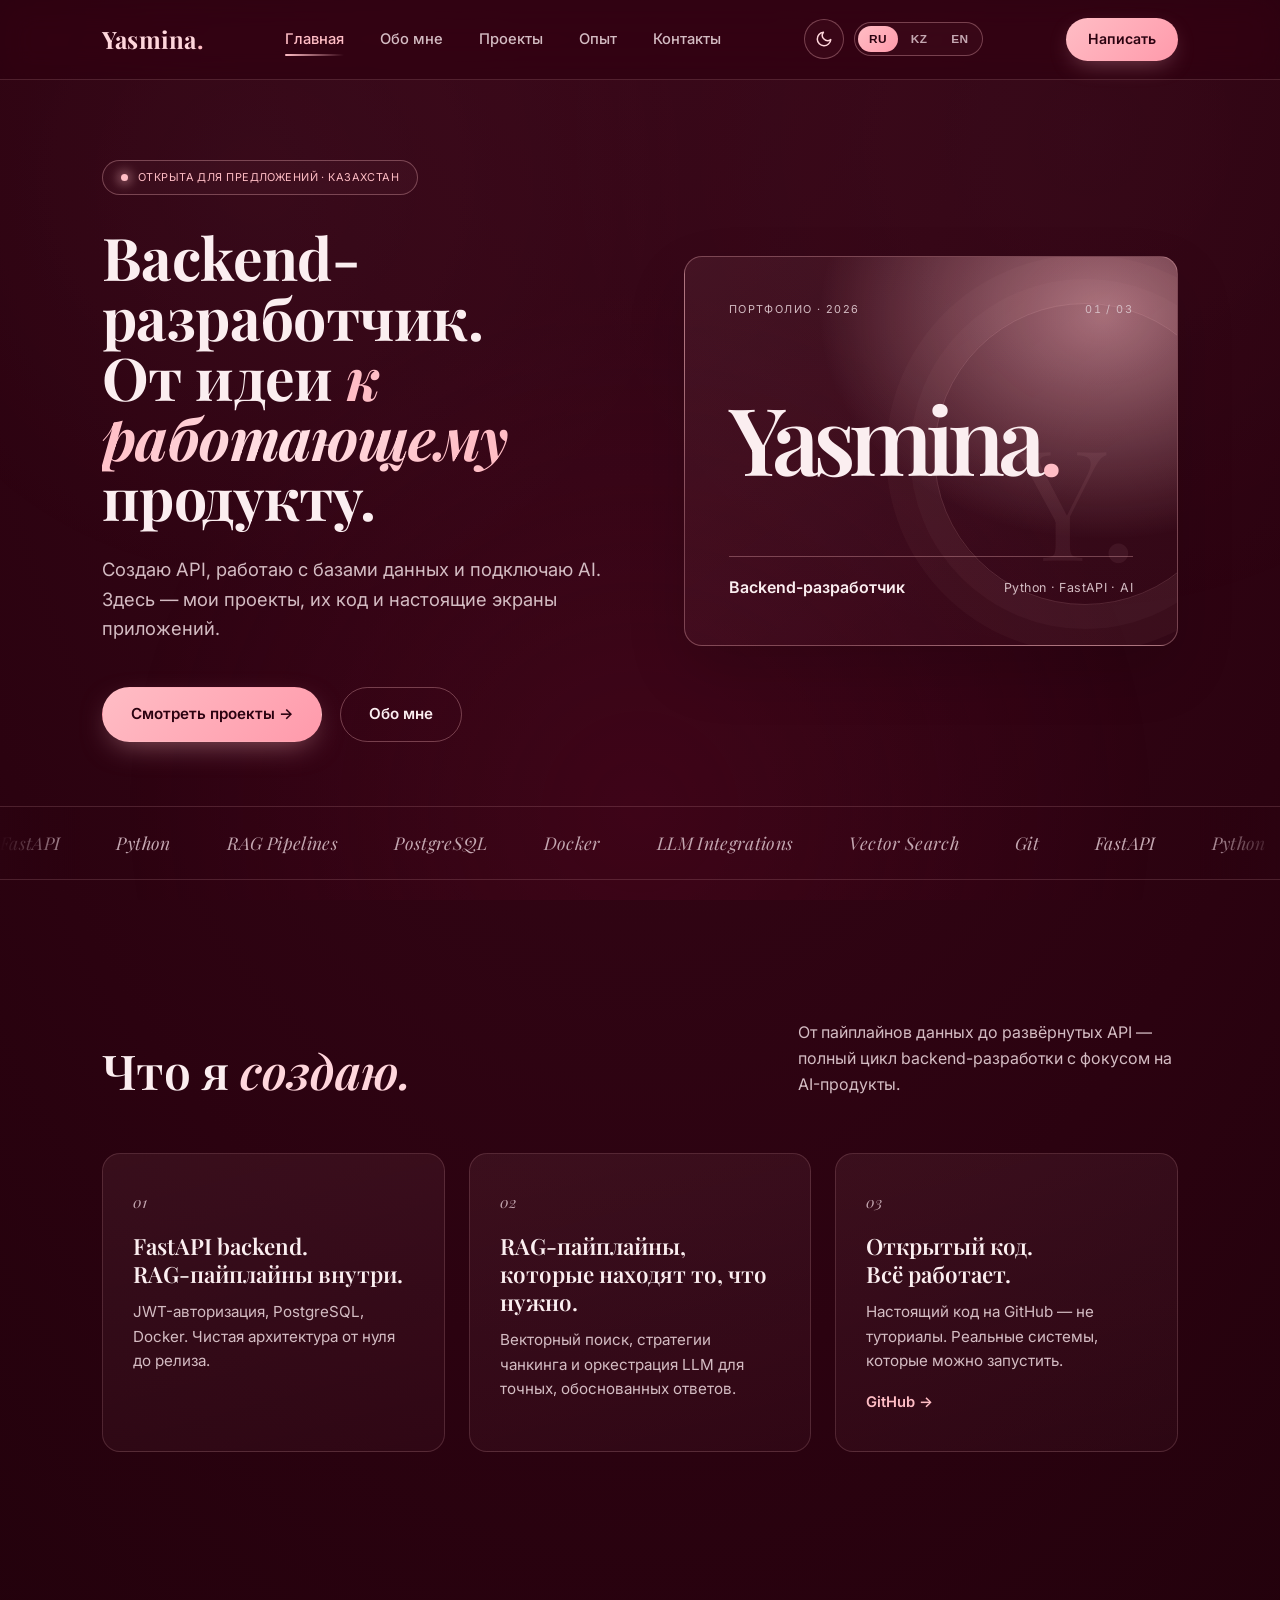
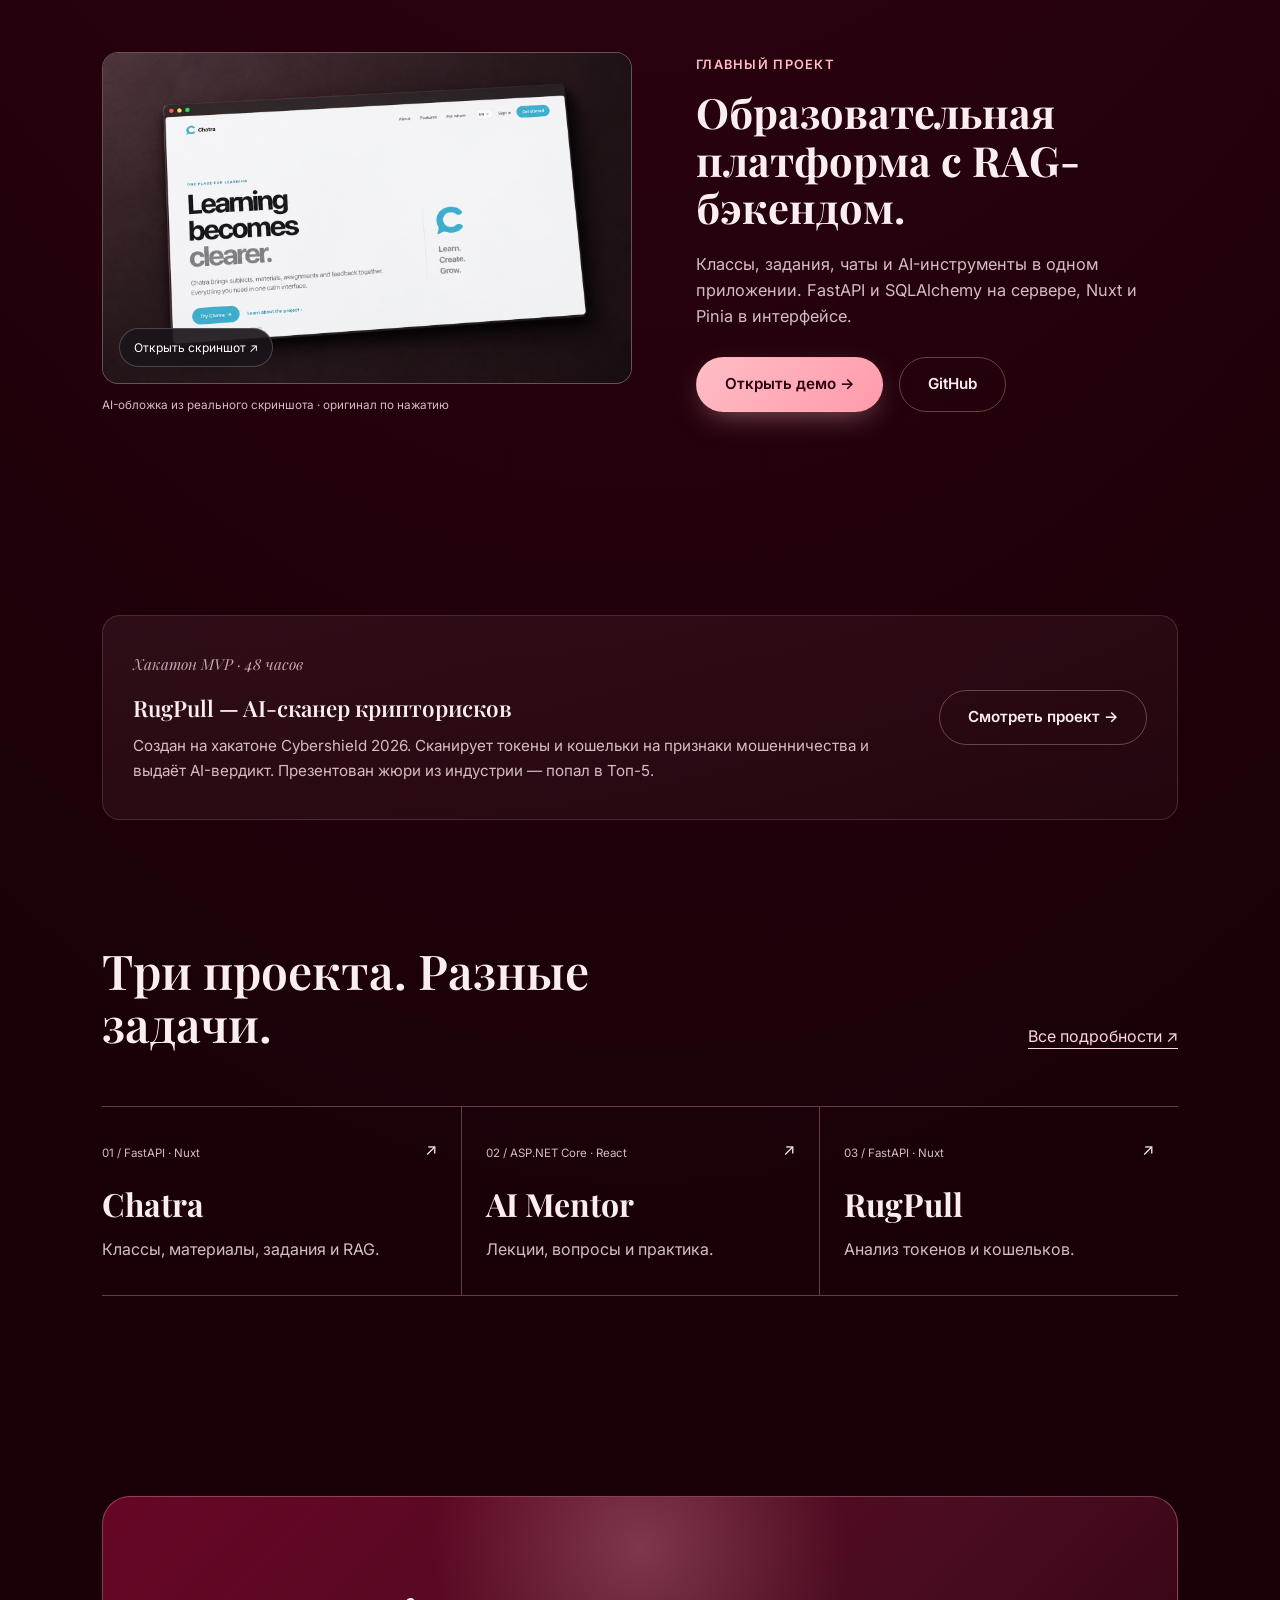
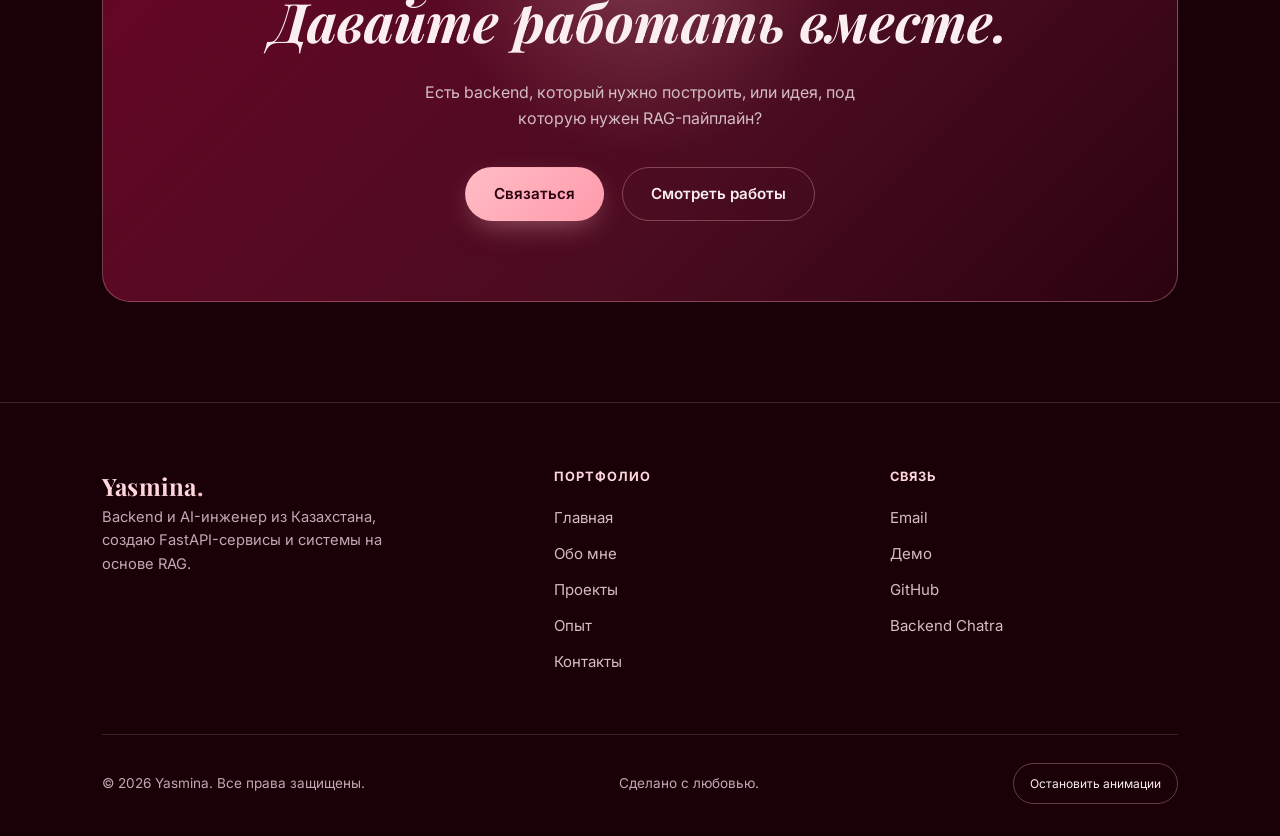
<file: index.html>
<!doctype html>
<html lang="ru">
<head>
<meta charset="UTF-8">
<meta name="viewport" content="width=device-width, initial-scale=1.0">
<title>Yasmina — Backend Developer</title>
<meta name="description" content="Backend developer. Python, FastAPI, ASP.NET Core and AI integrations. Chatra, AI Mentor and RugPull: source code and real project screenshots.">
<link rel="stylesheet" href="styles.css">
<link rel="stylesheet" href="enhancements.css">
</head>
<body>
<a class="skip-link" href="#main-content" data-i18n="skip_content">К содержимому</a>

<nav class="navbar">
  <div class="nav-inner">
    <a href="index.html" class="logo">Yasmina<span>.</span></a>
    <ul class="nav-links" id="primary-navigation">
      <li><a href="index.html" class="active" data-i18n="nav_home">Home</a></li>
      <li><a href="about.html" data-i18n="nav_about">About</a></li>
      <li><a href="projects.html" data-i18n="nav_projects">Projects</a></li>
      <li><a href="experience.html" data-i18n="nav_experience">Experience</a></li>
      <li><a href="contact.html" data-i18n="nav_contact">Contact</a></li>
    </ul>
    <div class="nav-controls">
      <button class="theme-toggle" aria-label="Toggle theme" title="Toggle theme">
        <svg class="icon-moon" viewBox="0 0 24 24" fill="none" stroke="currentColor" stroke-width="2" stroke-linecap="round" stroke-linejoin="round"><path d="M21 12.79A9 9 0 1 1 11.21 3 7 7 0 0 0 21 12.79z"/></svg>
        <svg class="icon-sun" viewBox="0 0 24 24" fill="none" stroke="currentColor" stroke-width="2" stroke-linecap="round" stroke-linejoin="round"><circle cx="12" cy="12" r="5"/><path d="M12 1v2M12 21v2M4.22 4.22l1.42 1.42M18.36 18.36l1.42 1.42M1 12h2M21 12h2M4.22 19.78l1.42-1.42M18.36 5.64l1.42-1.42"/></svg>
      </button>
      <div class="lang-switcher">
        <button class="lang-btn" data-lang="ru">RU</button>
        <button class="lang-btn" data-lang="kz">KZ</button>
        <button class="lang-btn" data-lang="en">EN</button>
      </div>
    </div>
    <a href="contact.html" class="nav-cta" data-i18n="nav_cta">Say hello</a>
    <button class="nav-toggle" aria-label="Menu" aria-expanded="false" aria-controls="primary-navigation"><span></span><span></span><span></span></button>
  </div>
</nav>

<main id="main-content"><header class="hero">
  <div class="container hero-grid"><div class="hero-copy">
    <div class="eyebrow"><span class="dot"></span> <span data-i18n="hero_badge">Available for opportunities · Kazakhstan</span></div>
    <h1><span data-i18n="hero_title_1">Backend &amp; AI engineer</span><br><span data-i18n="hero_title_2">building</span> <span class="accent" data-i18n="hero_title_3">intelligent</span> <span data-i18n="hero_title_4">systems.</span></h1>
    <p class="lede" data-i18n="hero_lede">I design and ship production-ready backends — FastAPI APIs, RAG pipelines, and the infrastructure that holds them together.</p>
    <div class="hero-actions">
      <a href="projects.html" class="btn btn-primary" data-i18n="hero_btn_projects">View Projects →</a>
      <a href="about.html" class="btn btn-ghost" data-i18n="hero_btn_about">About Me</a>
    </div>
  </div><aside class="hero-namecard reveal" data-i18n-attr="aria-label:hero_namecard_aria" aria-label="Ясмина — backend-разработчик из Казахстана">
    <div class="hero-namecard-top"><span data-i18n="hero_namecard_label">ПОРТФОЛИО · 2026</span><span aria-hidden="true">01 / 03</span></div>
    <div class="hero-namecard-name" aria-label="Yasmina"><span>Yasmina</span><i aria-hidden="true">.</i></div>
    <div class="hero-namecard-bottom"><span data-i18n="hero_namecard_role">Backend-разработчик</span><span data-i18n="hero_namecard_stack">Python · FastAPI · AI</span></div>
    <span class="hero-namecard-mark" aria-hidden="true">Y.</span>
  </aside></div>

  <div class="marquee">
    <div class="marquee-track">
      <span>FastAPI</span><span>Python</span><span>RAG Pipelines</span><span>PostgreSQL</span><span>Docker</span><span>LLM Integrations</span><span>Vector Search</span><span>Git</span>
      <span>FastAPI</span><span>Python</span><span>RAG Pipelines</span><span>PostgreSQL</span><span>Docker</span><span>LLM Integrations</span><span>Vector Search</span><span>Git</span>
    </div>
  </div>
</header>

<section>
  <div class="container">
    <div class="section-head">
      <h2><span data-i18n="build_title_1">What I</span> <em data-i18n="build_title_2">build.</em></h2>
      <p data-i18n="build_lede">From data pipelines to deployed APIs — end-to-end backend engineering with a focus on AI-driven products.</p>
    </div>
    <div class="grid-cards">
      <div class="card">
        <span class="num">01</span>
        <h3 data-i18n="card1_title">FastAPI backends.<br>Production ready.</h3>
        <p data-i18n="card1_text">JWT auth, PostgreSQL, Docker. Clean architecture from zero to deployed.</p>
      </div>
      <div class="card">
        <span class="num">02</span>
        <h3 data-i18n="card2_title">RAG pipelines that retrieve what matters.</h3>
        <p data-i18n="card2_text">Vector search, chunking strategies, and LLM orchestration for grounded, accurate answers.</p>
      </div>
      <div class="card">
        <span class="num">03</span>
        <h3 data-i18n="card3_title">Open source.<br>Everything ships.</h3>
        <p data-i18n="card3_text">Real code on GitHub — not tutorials. Actual systems people can run.</p>
        <a href="https://github.com/yasmina777-kz" data-i18n="card3_link" style="display:inline-block;margin-top:18px;color:var(--pink);font-weight:600;font-size:0.92rem;">GitHub →</a>
      </div>
    </div>
  </div>
</section>

<section>
  <div class="container">
    <div class="feature">
      <figure class="project-media reveal">
  <a class="project-cover" href="assets/chatra-screen.jpg" data-preview data-preview-title="Chatra">
    <img src="assets/chatra-cover.jpg" alt="Chatra — обложка на основе настоящего скриншота" data-i18n-attr="alt:chatra_alt" loading="lazy" width="1586" height="992">
    <span class="image-action" data-i18n="view_screen">Открыть скриншот ↗</span>
  </a>
  <figcaption data-i18n="cover_note">AI-обложка из реального скриншота · оригинал по нажатию</figcaption>
 </figure>
      <div class="feature-text">
        <span class="section-tag" data-i18n="featured_tag">Featured</span>
        <h2 data-i18n="featured_title">An educational platform with a retrieval-augmented backend.</h2>
        <p data-i18n="featured_text">Chatra's FastAPI backend powers class management, assignments, and progress tracking — with a RAG pipeline in progress to make course content searchable and queryable.</p>
        <div class="feature-links">
          <a href="https://chatra.aican.cloud/" class="btn btn-primary" data-i18n="featured_btn_demo" target="_blank" rel="noopener">Live Demo →</a>
          <a href="https://github.com/yasmina777-kz/chatra-with-avatar-B" class="btn btn-ghost" data-i18n="featured_btn_github">GitHub</a>
        </div>
      </div>
    </div>
  </div>
</section>

<section>
  <div class="container">
    <div class="card span-2" style="display:flex; gap: 32px; align-items: center; flex-wrap: wrap;">
      <div style="flex: 1; min-width: 240px;">
        <span class="num" data-i18n="rugpull_teaser_tag">Hackathon MVP · 48 hours</span>
        <h3 data-i18n="rugpull_teaser_title">RugPull — AI crypto risk scanner</h3>
        <p data-i18n="rugpull_teaser_text">Built at Cybershield 2026. Scans tokens and wallets for fraud signals and returns an AI verdict. Pitched to industry judges — Top 5 placement.</p>
      </div>
      <a href="projects.html" class="btn btn-ghost" data-i18n="rugpull_teaser_btn" style="flex-shrink: 0;">See the project →</a>
    </div>
  </div>
</section>

<section class="project-directory"><div class="container"><div class="section-head"><h2 data-i18n="all_projects">Три проекта. Разные задачи.</h2><a href="projects.html" class="text-link" data-i18n="project_details">Все подробности ↗</a></div><div class="project-mini-grid">
<a class="project-mini reveal" href="projects.html#chatra"><span>01 / FastAPI · Nuxt</span><h3>Chatra</h3><p data-i18n="mini_chatra">Классы, материалы, задания и RAG.</p><b aria-hidden="true">↗</b></a>
<a class="project-mini reveal" href="projects.html#ai-mentor"><span>02 / ASP.NET Core · React</span><h3>AI Mentor</h3><p data-i18n="mini_mentor">Лекции, вопросы и практика.</p><b aria-hidden="true">↗</b></a>
<a class="project-mini reveal" href="projects.html#rugpull"><span>03 / FastAPI · Nuxt</span><h3>RugPull</h3><p data-i18n="mini_rugpull">Анализ токенов и кошельков.</p><b aria-hidden="true">↗</b></a>
</div></div></section>

<section>
  <div class="container">
    <div class="cta-band">
      <h2 data-i18n="cta_title">Let's work together.</h2>
      <p data-i18n="cta_text">Have a backend that needs building, or an idea that needs a RAG pipeline behind it?</p>
      <div class="hero-actions">
        <a href="contact.html" class="btn btn-primary" data-i18n="cta_btn_contact">Get in touch</a>
        <a href="projects.html" class="btn btn-ghost" data-i18n="cta_btn_work">See my work</a>
      </div>
    </div>
  </div>
</section>

</main>
<footer>
  <div class="container">
    <div class="footer-grid">
      <div class="footer-brand">
        <a href="index.html" class="logo">Yasmina<span>.</span></a>
        <p data-i18n="footer_tagline">Backend & AI engineer based in Kazakhstan, building FastAPI services and RAG-powered systems.</p>
      </div>
      <div class="footer-col">
        <h4 data-i18n="footer_portfolio">Portfolio</h4>
        <a href="index.html" data-i18n="nav_home">Home</a>
        <a href="about.html" data-i18n="nav_about">About</a>
        <a href="projects.html" data-i18n="nav_projects">Projects</a>
        <a href="experience.html" data-i18n="nav_experience">Experience</a>
        <a href="contact.html" data-i18n="nav_contact">Contact</a>
      </div>
      <div class="footer-col">
        <h4 data-i18n="footer_connect">Connect</h4>
        <a href="mailto:yasmin.yuldasheva@icloud.com" data-i18n="footer_email_link">Email</a>
        <a href="https://chatra.aican.cloud/" target="_blank" rel="noopener" data-i18n="footer_demo_link">Live Demo</a>
        <a href="https://github.com/yasmina777-kz">GitHub</a>
        <a href="https://github.com/yasmina777-kz/chatra-with-avatar-B" data-i18n="footer_chatra_link">Chatra Backend</a>
      </div>
    </div>
    <div class="footer-bottom">
      <span data-i18n="footer_copyright">Copyright © 2026 Yasmina. All rights reserved.</span>
      <span data-i18n="footer_built">Built with care.</span>
    </div>
  </div>
</footer>

<script src="i18n.js"></script>
<script src="project-content.js"></script>
<script src="script.js"></script>
<script src="interactions.js"></script>
</body>
</html>
</file>
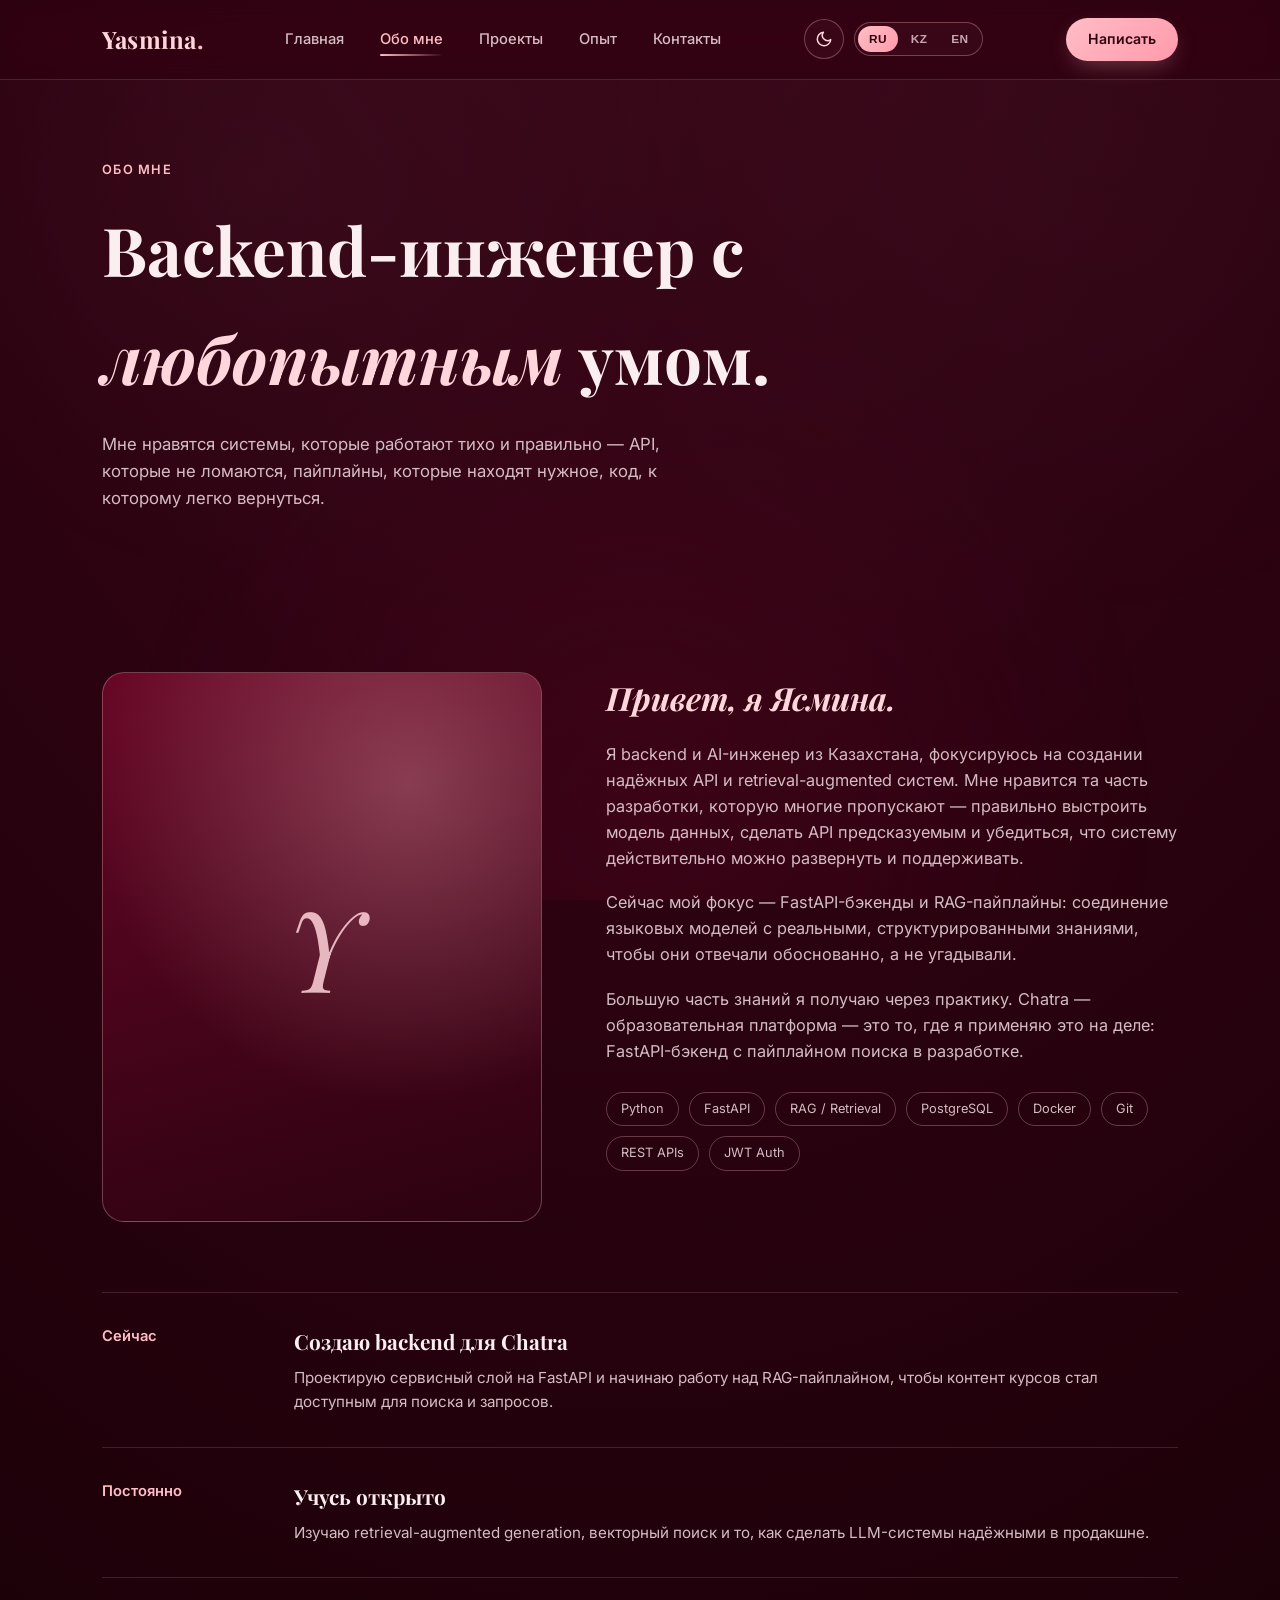
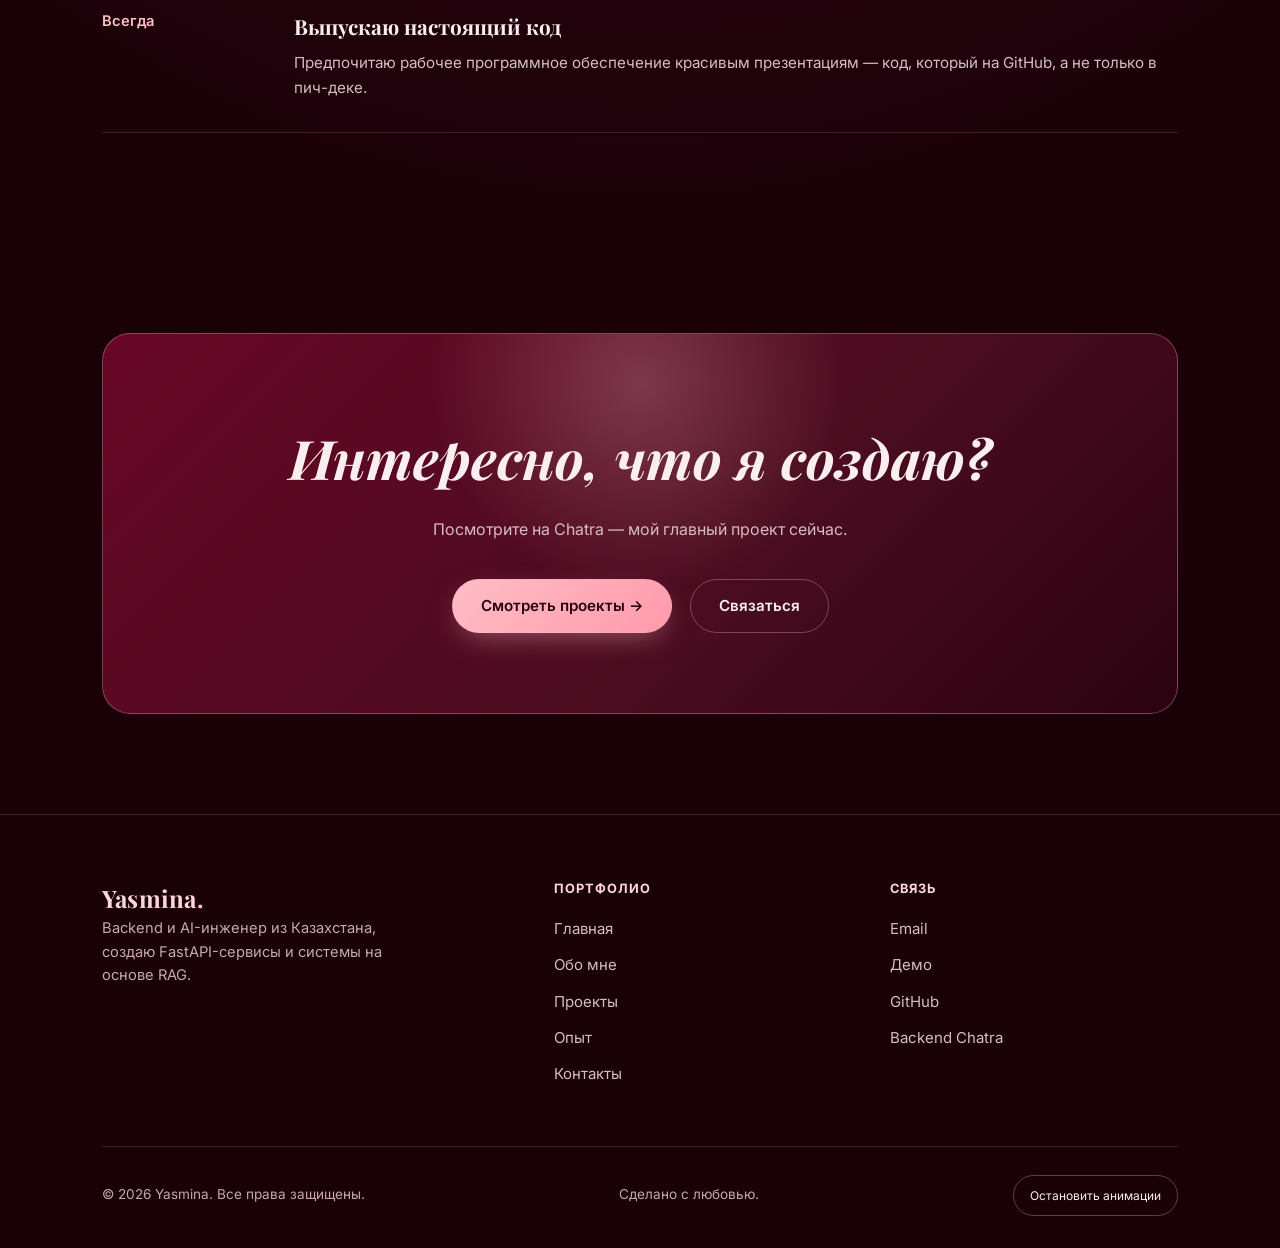
<file: about.html>
<!doctype html>
<html lang="ru">
<head>
<meta charset="UTF-8">
<meta name="viewport" content="width=device-width, initial-scale=1.0">
<title>About — Yasmina</title>
<link rel="stylesheet" href="styles.css">
<link rel="stylesheet" href="enhancements.css">
</head>
<body>
<a class="skip-link" href="#main-content" data-i18n="skip_content">К содержимому</a>

<nav class="navbar">
  <div class="nav-inner">
    <a href="index.html" class="logo">Yasmina<span>.</span></a>
    <ul class="nav-links" id="primary-navigation">
      <li><a href="index.html" data-i18n="nav_home">Home</a></li>
      <li><a href="about.html" class="active" data-i18n="nav_about">About</a></li>
      <li><a href="projects.html" data-i18n="nav_projects">Projects</a></li>
      <li><a href="experience.html" data-i18n="nav_experience">Experience</a></li>
      <li><a href="contact.html" data-i18n="nav_contact">Contact</a></li>
    </ul>
    <div class="nav-controls">
      <button class="theme-toggle" aria-label="Toggle theme" title="Toggle theme">
        <svg class="icon-moon" viewBox="0 0 24 24" fill="none" stroke="currentColor" stroke-width="2" stroke-linecap="round" stroke-linejoin="round"><path d="M21 12.79A9 9 0 1 1 11.21 3 7 7 0 0 0 21 12.79z"/></svg>
        <svg class="icon-sun" viewBox="0 0 24 24" fill="none" stroke="currentColor" stroke-width="2" stroke-linecap="round" stroke-linejoin="round"><circle cx="12" cy="12" r="5"/><path d="M12 1v2M12 21v2M4.22 4.22l1.42 1.42M18.36 18.36l1.42 1.42M1 12h2M21 12h2M4.22 19.78l1.42-1.42M18.36 5.64l1.42-1.42"/></svg>
      </button>
      <div class="lang-switcher">
        <button class="lang-btn" data-lang="ru">RU</button>
        <button class="lang-btn" data-lang="kz">KZ</button>
        <button class="lang-btn" data-lang="en">EN</button>
      </div>
    </div>
    <a href="contact.html" class="nav-cta" data-i18n="nav_cta">Say hello</a>
    <button class="nav-toggle" aria-label="Menu" aria-expanded="false" aria-controls="primary-navigation"><span></span><span></span><span></span></button>
  </div>
</nav>

<main id="main-content"><header class="page-header">
  <div class="container">
    <span class="section-tag" data-i18n="about_tag">About</span>
    <h1><span data-i18n="about_title_1">Backend engineer with a</span> <em data-i18n="about_title_2">curious</em> <span data-i18n="about_title_3">mind.</span></h1>
    <p data-i18n="about_lede">I like systems that work quietly and correctly — APIs that don't break, pipelines that retrieve the right thing, code that's easy to come back to.</p>
  </div>
</header>

<section>
  <div class="container">
    <div class="about-grid">
      <div class="about-portrait">
        <span class="initials">Y</span>
      </div>
      <div class="about-text">
        <h2 data-i18n="about_hi">Hi, I'm Yasmina.</h2>
        <p data-i18n="about_p1">I'm a backend and AI engineer based in Kazakhstan, focused on building reliable APIs and retrieval-augmented systems. I enjoy the part of engineering most people skip past — getting the data model right, making the API predictable, and making sure the system can actually be deployed and maintained.</p>
        <p data-i18n="about_p2">My current focus is FastAPI backends and RAG pipelines: connecting language models to real, structured knowledge so they answer with grounded, useful information instead of guesses.</p>
        <p data-i18n="about_p3">Most of what I learn, I learn by building. Chatra — an educational platform — is where I'm putting that into practice: a FastAPI backend with a retrieval pipeline in progress.</p>

        <div class="skill-tags">
          <span class="chip">Python</span>
          <span class="chip">FastAPI</span>
          <span class="chip">RAG / Retrieval</span>
          <span class="chip">PostgreSQL</span>
          <span class="chip">Docker</span>
          <span class="chip">Git</span>
          <span class="chip">REST APIs</span>
          <span class="chip">JWT Auth</span>
        </div>
      </div>
    </div>

    <div class="timeline">
      <div class="timeline-item">
        <span class="t-date" data-i18n="timeline1_date">Now</span>
        <div>
          <h4 data-i18n="timeline1_title">Building Chatra's backend</h4>
          <p data-i18n="timeline1_text">Designing the FastAPI service layer and starting work on a RAG pipeline so course content becomes searchable and queryable.</p>
        </div>
      </div>
      <div class="timeline-item">
        <span class="t-date" data-i18n="timeline2_date">Ongoing</span>
        <div>
          <h4 data-i18n="timeline2_title">Learning in public</h4>
          <p data-i18n="timeline2_text">Studying retrieval-augmented generation, vector search, and how to make LLM-backed systems reliable in production.</p>
        </div>
      </div>
      <div class="timeline-item">
        <span class="t-date" data-i18n="timeline3_date">Always</span>
        <div>
          <h4 data-i18n="timeline3_title">Shipping real code</h4>
          <p data-i18n="timeline3_text">Preferring working software over polished slides — code that's on GitHub, not just in a pitch deck.</p>
        </div>
      </div>
    </div>
  </div>
</section>

<section>
  <div class="container">
    <div class="cta-band">
      <h2 data-i18n="about_cta_title">Curious what I'm building?</h2>
      <p data-i18n="about_cta_text">Take a look at Chatra — my main project right now.</p>
      <div class="hero-actions">
        <a href="projects.html" class="btn btn-primary" data-i18n="hero_btn_projects">View Projects</a>
        <a href="contact.html" class="btn btn-ghost" data-i18n="cta_btn_contact">Get in touch</a>
      </div>
    </div>
  </div>
</section>

</main>
<footer>
  <div class="container">
    <div class="footer-grid">
      <div class="footer-brand">
        <a href="index.html" class="logo">Yasmina<span>.</span></a>
        <p data-i18n="footer_tagline">Backend & AI engineer based in Kazakhstan, building FastAPI services and RAG-powered systems.</p>
      </div>
      <div class="footer-col">
        <h4 data-i18n="footer_portfolio">Portfolio</h4>
        <a href="index.html" data-i18n="nav_home">Home</a>
        <a href="about.html" data-i18n="nav_about">About</a>
        <a href="projects.html" data-i18n="nav_projects">Projects</a>
        <a href="experience.html" data-i18n="nav_experience">Experience</a>
        <a href="contact.html" data-i18n="nav_contact">Contact</a>
      </div>
      <div class="footer-col">
        <h4 data-i18n="footer_connect">Connect</h4>
        <a href="mailto:yasmin.yuldasheva@icloud.com" data-i18n="footer_email_link">Email</a>
        <a href="https://chatra.aican.cloud/" target="_blank" rel="noopener" data-i18n="footer_demo_link">Live Demo</a>
        <a href="https://github.com/yasmina777-kz">GitHub</a>
        <a href="https://github.com/yasmina777-kz/chatra-backend" data-i18n="footer_chatra_link">Chatra Backend</a>
      </div>
    </div>
    <div class="footer-bottom">
      <span data-i18n="footer_copyright">Copyright © 2026 Yasmina. All rights reserved.</span>
      <span data-i18n="footer_built">Built with care.</span>
    </div>
  </div>
</footer>

<script src="i18n.js"></script>
<script src="project-content.js"></script>
<script src="script.js"></script>
<script src="interactions.js"></script>
</body>
</html>
</file>
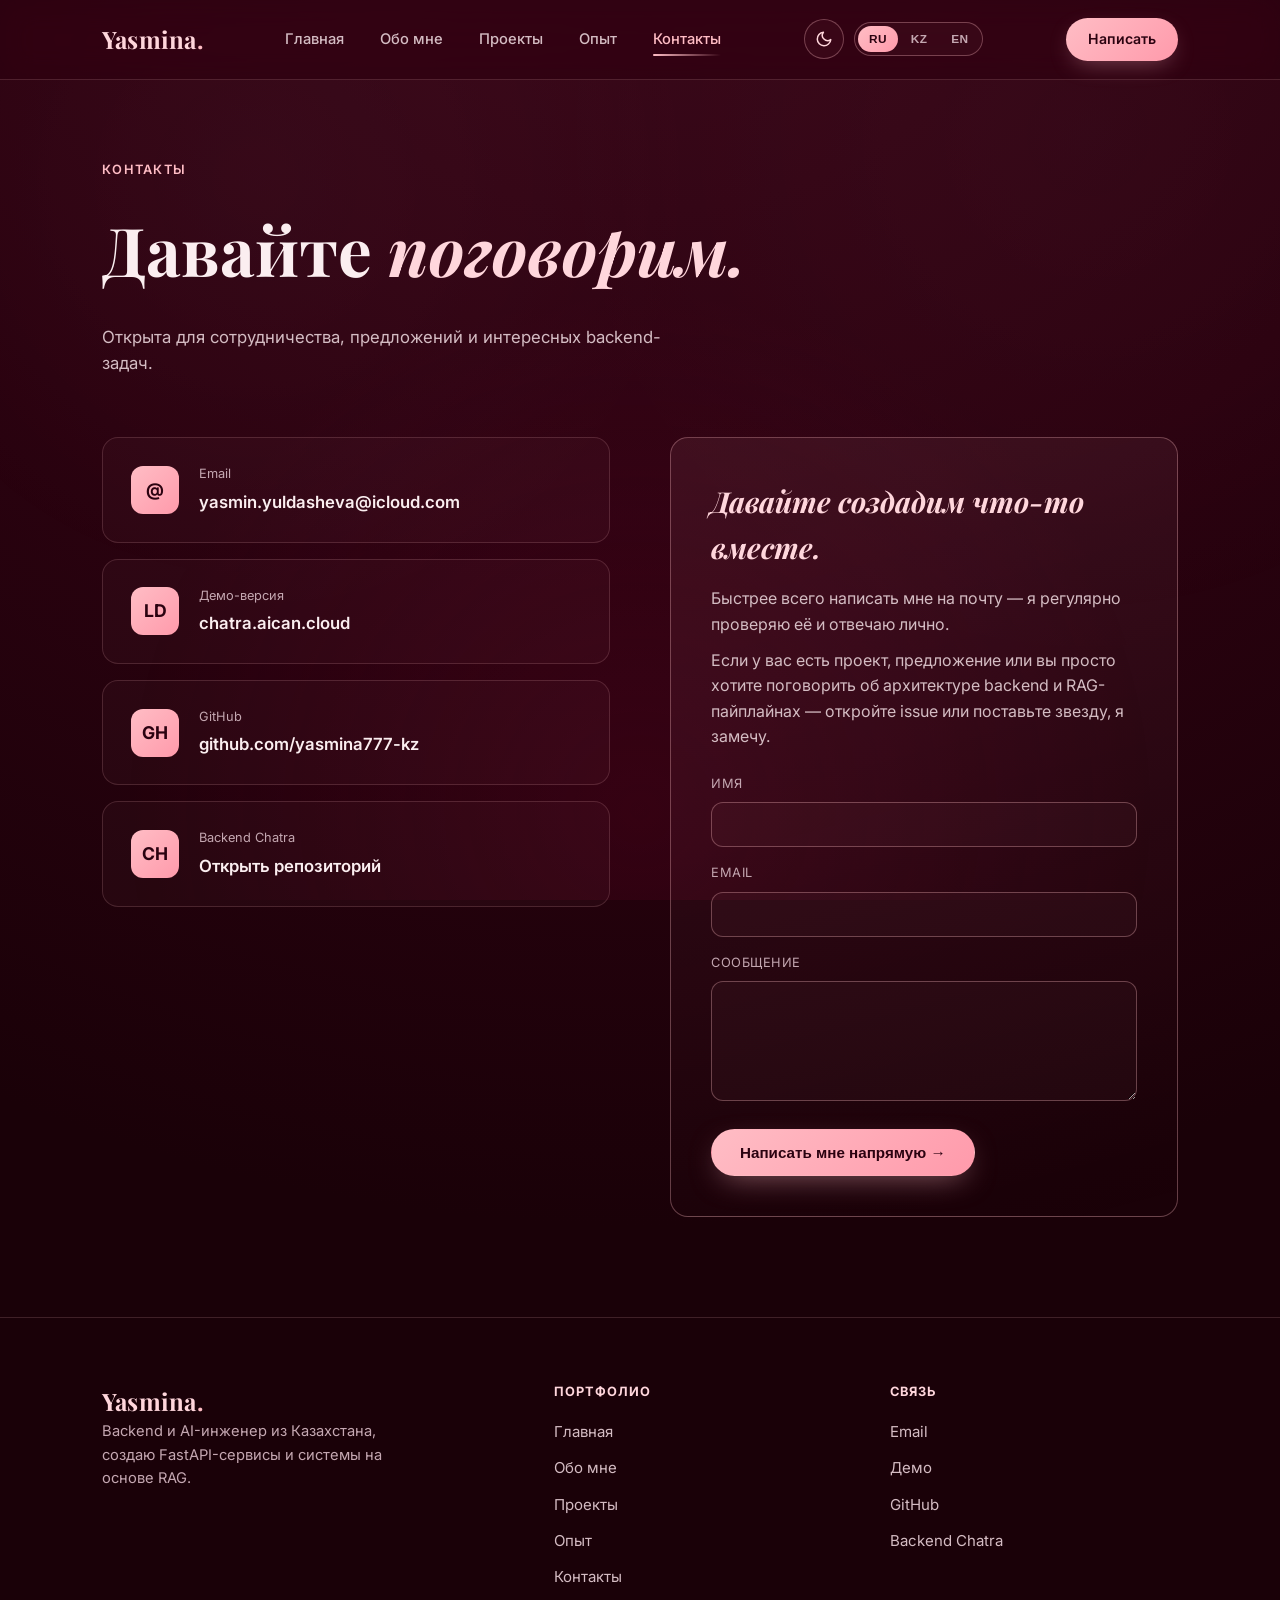
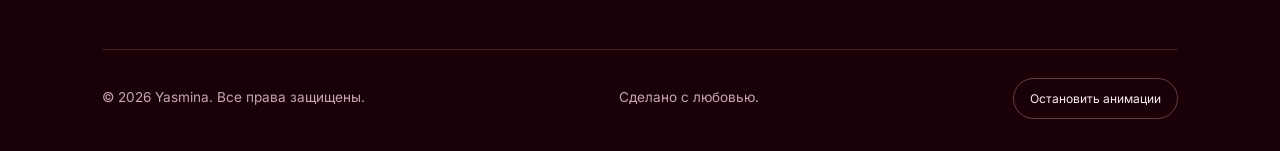
<file: contact.html>
<!doctype html>
<html lang="ru">
<head>
<meta charset="UTF-8">
<meta name="viewport" content="width=device-width, initial-scale=1.0">
<title>Contact — Yasmina</title>
<link rel="stylesheet" href="styles.css">
<link rel="stylesheet" href="enhancements.css">
</head>
<body>
<a class="skip-link" href="#main-content" data-i18n="skip_content">К содержимому</a>

<nav class="navbar">
  <div class="nav-inner">
    <a href="index.html" class="logo">Yasmina<span>.</span></a>
    <ul class="nav-links" id="primary-navigation">
      <li><a href="index.html" data-i18n="nav_home">Home</a></li>
      <li><a href="about.html" data-i18n="nav_about">About</a></li>
      <li><a href="projects.html" data-i18n="nav_projects">Projects</a></li>
      <li><a href="experience.html" data-i18n="nav_experience">Experience</a></li>
      <li><a href="contact.html" class="active" data-i18n="nav_contact">Contact</a></li>
    </ul>
    <div class="nav-controls">
      <button class="theme-toggle" aria-label="Toggle theme" title="Toggle theme">
        <svg class="icon-moon" viewBox="0 0 24 24" fill="none" stroke="currentColor" stroke-width="2" stroke-linecap="round" stroke-linejoin="round"><path d="M21 12.79A9 9 0 1 1 11.21 3 7 7 0 0 0 21 12.79z"/></svg>
        <svg class="icon-sun" viewBox="0 0 24 24" fill="none" stroke="currentColor" stroke-width="2" stroke-linecap="round" stroke-linejoin="round"><circle cx="12" cy="12" r="5"/><path d="M12 1v2M12 21v2M4.22 4.22l1.42 1.42M18.36 18.36l1.42 1.42M1 12h2M21 12h2M4.22 19.78l1.42-1.42M18.36 5.64l1.42-1.42"/></svg>
      </button>
      <div class="lang-switcher">
        <button class="lang-btn" data-lang="ru">RU</button>
        <button class="lang-btn" data-lang="kz">KZ</button>
        <button class="lang-btn" data-lang="en">EN</button>
      </div>
    </div>
    <a href="contact.html" class="nav-cta" data-i18n="nav_cta">Say hello</a>
    <button class="nav-toggle" aria-label="Menu" aria-expanded="false" aria-controls="primary-navigation"><span></span><span></span><span></span></button>
  </div>
</nav>

<main id="main-content"><header class="page-header">
  <div class="container">
    <span class="section-tag" data-i18n="contact_tag">Contact</span>
    <h1><span data-i18n="contact_title_1">Let's talk</span> <em data-i18n="contact_title_2">shop.</em></h1>
    <p data-i18n="contact_lede">Open to collaborations, opportunities, and interesting backend problems.</p>
  </div>
</header>

<section style="padding-top: 0;">
  <div class="container">
    <div class="contact-grid">
      <div>
        <a href="mailto:yasmin.yuldasheva@icloud.com" class="contact-card">
          <div class="icon">@</div>
          <div>
            <div class="label" data-i18n="contact_email_label">Email</div>
            <div class="value">yasmin.yuldasheva@icloud.com</div>
          </div>
        </a>
        <a href="https://chatra.aican.cloud/" class="contact-card" target="_blank" rel="noopener">
          <div class="icon">LD</div>
          <div>
            <div class="label" data-i18n="contact_demo_label">Live Demo</div>
            <div class="value">chatra.aican.cloud</div>
          </div>
        </a>
        <a href="https://github.com/yasmina777-kz" class="contact-card">
          <div class="icon">GH</div>
          <div>
            <div class="label" data-i18n="contact_github_label">GitHub</div>
            <div class="value">github.com/yasmina777-kz</div>
          </div>
        </a>
        <a href="https://github.com/yasmina777-kz/chatra-backend" class="contact-card">
          <div class="icon">CH</div>
          <div>
            <div class="label" data-i18n="contact_chatra_label">Chatra Backend</div>
            <div class="value" data-i18n="contact_chatra_value">View the repository</div>
          </div>
        </a>
      </div>

      <div class="contact-note">
        <h3 data-i18n="contact_note_title">Let's build something.</h3>
        <p data-i18n="contact_note_p1">The fastest way to reach me is email — I check it regularly and reply personally.</p>
        <p data-i18n="contact_note_p2">If you've got a project, an opportunity, or just want to talk backend architecture and RAG pipelines — open an issue or drop a star, I'll notice.</p>

        <form class="contact-form" id="contact-form">
          <div>
            <label for="cf-name" data-i18n="form_label_name">Name</label>
            <input type="text" id="cf-name" name="name" placeholder="" required>
          </div>
          <div>
            <label for="cf-email" data-i18n="form_label_email">Email</label>
            <input type="email" id="cf-email" name="email" placeholder="" required>
          </div>
          <div>
            <label for="cf-message" data-i18n="form_label_message">Message</label>
            <textarea id="cf-message" name="message" placeholder="" required></textarea>
          </div>
          <button type="submit" class="btn btn-primary" data-i18n="form_btn_send">Write to me directly →</button>
        </form>
      </div>
    </div>
  </div>
</section>

</main>
<footer>
  <div class="container">
    <div class="footer-grid">
      <div class="footer-brand">
        <a href="index.html" class="logo">Yasmina<span>.</span></a>
        <p data-i18n="footer_tagline">Backend & AI engineer based in Kazakhstan, building FastAPI services and RAG-powered systems.</p>
      </div>
      <div class="footer-col">
        <h4 data-i18n="footer_portfolio">Portfolio</h4>
        <a href="index.html" data-i18n="nav_home">Home</a>
        <a href="about.html" data-i18n="nav_about">About</a>
        <a href="projects.html" data-i18n="nav_projects">Projects</a>
        <a href="experience.html" data-i18n="nav_experience">Experience</a>
        <a href="contact.html" data-i18n="nav_contact">Contact</a>
      </div>
      <div class="footer-col">
        <h4 data-i18n="footer_connect">Connect</h4>
        <a href="mailto:yasmin.yuldasheva@icloud.com" data-i18n="footer_email_link">Email</a>
        <a href="https://chatra.aican.cloud/" target="_blank" rel="noopener" data-i18n="footer_demo_link">Live Demo</a>
        <a href="https://github.com/yasmina777-kz">GitHub</a>
        <a href="https://github.com/yasmina777-kz/chatra-backend" data-i18n="footer_chatra_link">Chatra Backend</a>
      </div>
    </div>
    <div class="footer-bottom">
      <span data-i18n="footer_copyright">Copyright © 2026 Yasmina. All rights reserved.</span>
      <span data-i18n="footer_built">Built with care.</span>
    </div>
  </div>
</footer>

<script src="i18n.js"></script>
<script src="project-content.js"></script>
<script src="script.js"></script>
<script src="interactions.js"></script>
</body>
</html>
</file>
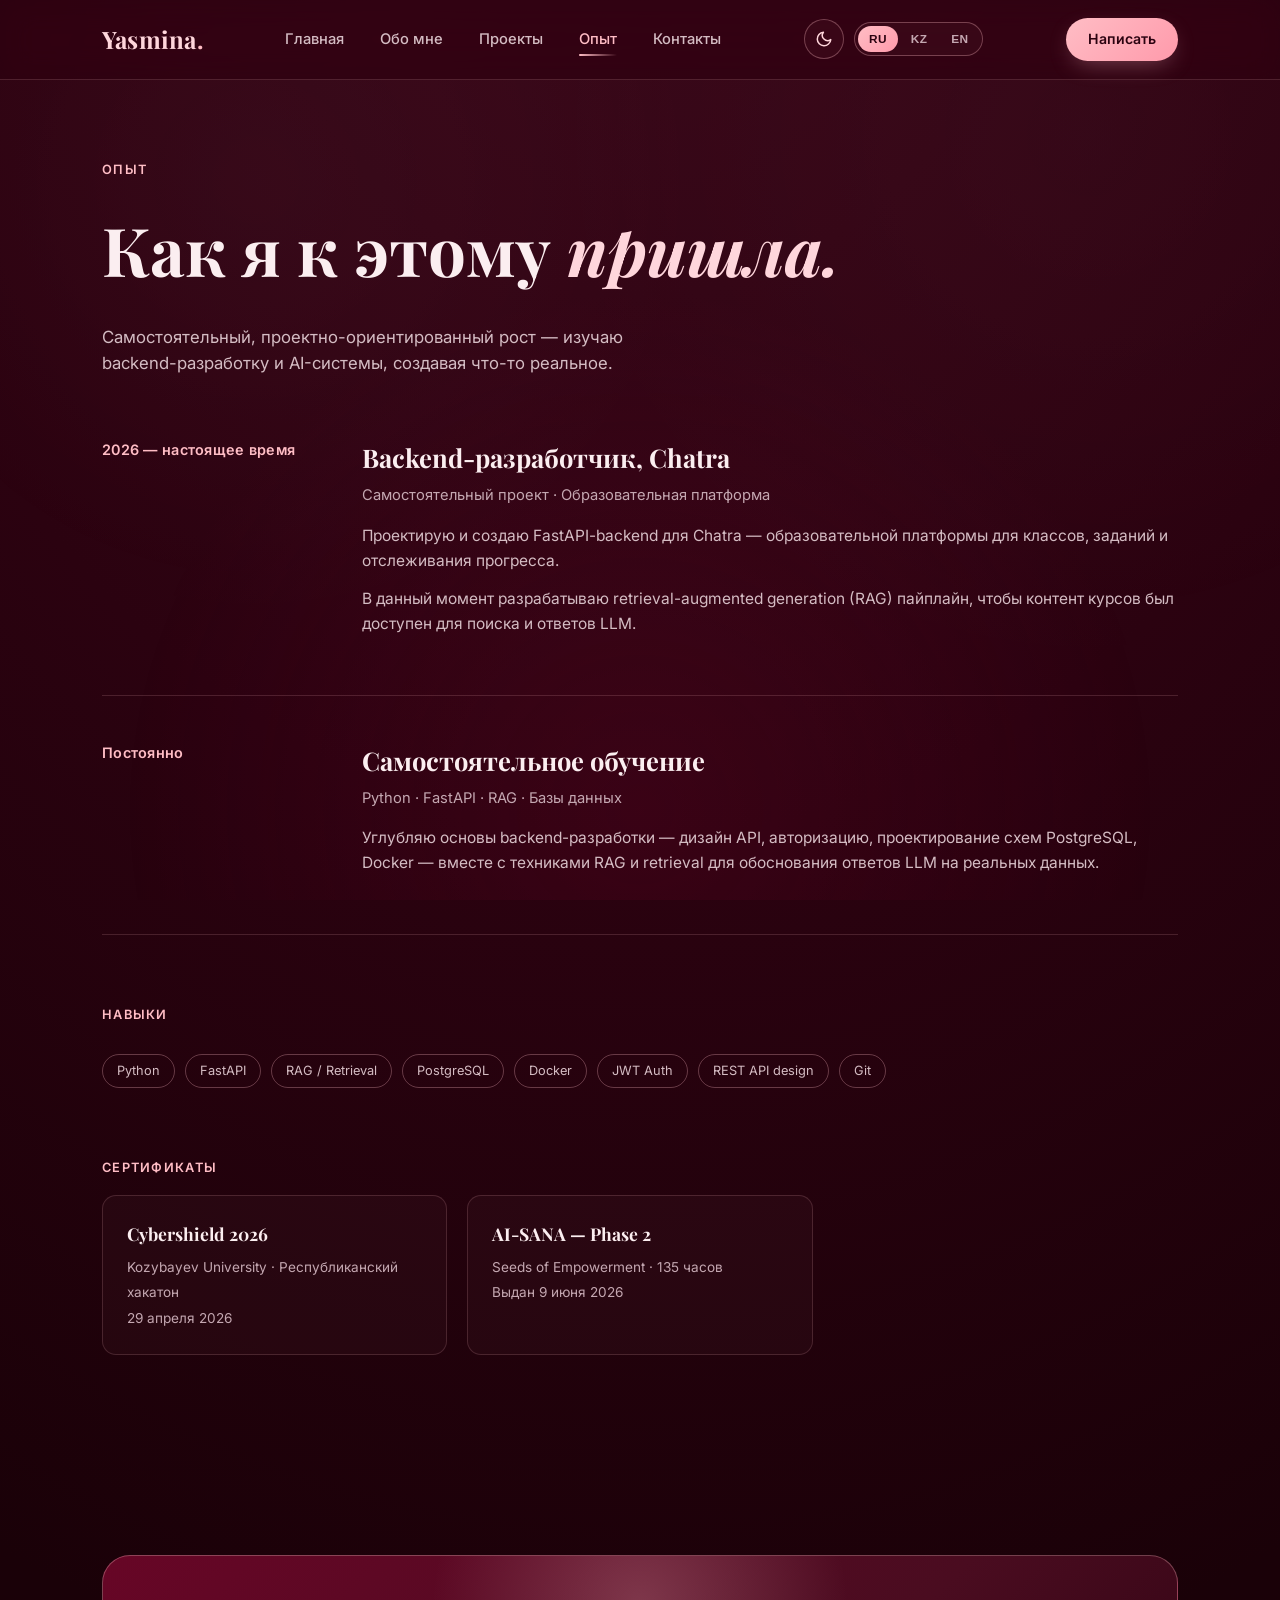
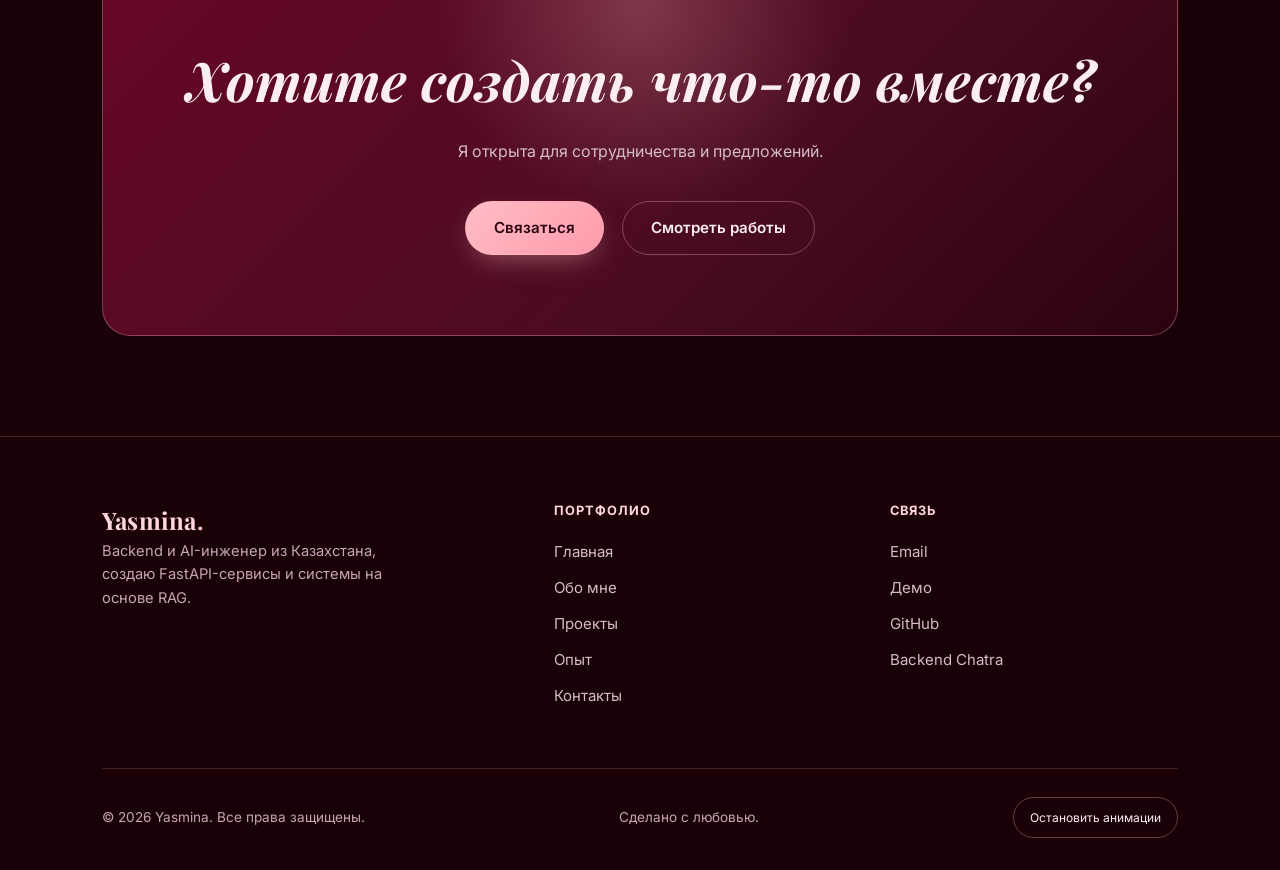
<file: experience.html>
<!doctype html>
<html lang="ru">
<head>
<meta charset="UTF-8">
<meta name="viewport" content="width=device-width, initial-scale=1.0">
<title>Experience — Yasmina</title>
<link rel="stylesheet" href="styles.css">
<link rel="stylesheet" href="enhancements.css">
</head>
<body>
<a class="skip-link" href="#main-content" data-i18n="skip_content">К содержимому</a>

<nav class="navbar">
  <div class="nav-inner">
    <a href="index.html" class="logo">Yasmina<span>.</span></a>
    <ul class="nav-links" id="primary-navigation">
      <li><a href="index.html" data-i18n="nav_home">Home</a></li>
      <li><a href="about.html" data-i18n="nav_about">About</a></li>
      <li><a href="projects.html" data-i18n="nav_projects">Projects</a></li>
      <li><a href="experience.html" class="active" data-i18n="nav_experience">Experience</a></li>
      <li><a href="contact.html" data-i18n="nav_contact">Contact</a></li>
    </ul>
    <div class="nav-controls">
      <button class="theme-toggle" aria-label="Toggle theme" title="Toggle theme">
        <svg class="icon-moon" viewBox="0 0 24 24" fill="none" stroke="currentColor" stroke-width="2" stroke-linecap="round" stroke-linejoin="round"><path d="M21 12.79A9 9 0 1 1 11.21 3 7 7 0 0 0 21 12.79z"/></svg>
        <svg class="icon-sun" viewBox="0 0 24 24" fill="none" stroke="currentColor" stroke-width="2" stroke-linecap="round" stroke-linejoin="round"><circle cx="12" cy="12" r="5"/><path d="M12 1v2M12 21v2M4.22 4.22l1.42 1.42M18.36 18.36l1.42 1.42M1 12h2M21 12h2M4.22 19.78l1.42-1.42M18.36 5.64l1.42-1.42"/></svg>
      </button>
      <div class="lang-switcher">
        <button class="lang-btn" data-lang="ru">RU</button>
        <button class="lang-btn" data-lang="kz">KZ</button>
        <button class="lang-btn" data-lang="en">EN</button>
      </div>
    </div>
    <a href="contact.html" class="nav-cta" data-i18n="nav_cta">Say hello</a>
    <button class="nav-toggle" aria-label="Menu" aria-expanded="false" aria-controls="primary-navigation"><span></span><span></span><span></span></button>
  </div>
</nav>

<main id="main-content"><header class="page-header">
  <div class="container">
    <span class="section-tag" data-i18n="exp_tag">Experience</span>
    <h1><span data-i18n="exp_title_1">How I got</span> <em data-i18n="exp_title_2">here.</em></h1>
    <p data-i18n="exp_lede">Self-directed, project-driven growth — learning backend engineering and AI systems by building something real.</p>
  </div>
</header>

<section style="padding-top: 0;">
  <div class="container">
    <div class="exp-list">

      <div class="exp-item">
        <div>
          <span class="exp-period" data-i18n="exp1_period">2026 — Present</span>
        </div>
        <div>
          <h3 data-i18n="exp1_title">Backend Developer, Chatra</h3>
          <span class="exp-org" data-i18n="exp1_org">Independent project · Educational platform</span>
          <p data-i18n="exp1_p1">Designing and building the FastAPI backend for Chatra, an educational platform for classes, assignments, and progress tracking.</p>
          <p data-i18n="exp1_p2">Currently developing a retrieval-augmented generation (RAG) pipeline to make course content searchable and answerable by an LLM.</p>
        </div>
      </div>

      <div class="exp-item">
        <div>
          <span class="exp-period" data-i18n="exp2_period">Ongoing</span>
        </div>
        <div>
          <h3 data-i18n="exp2_title">Self-directed study</h3>
          <span class="exp-org" data-i18n="exp2_org">Python · FastAPI · RAG · Databases</span>
          <p data-i18n="exp2_p1">Deepening backend fundamentals — API design, authentication, PostgreSQL schema design, Docker — alongside RAG and retrieval techniques for grounding LLMs in real data.</p>
        </div>
      </div>

    </div>

    <div style="margin-top: 70px;">
      <span class="section-tag" data-i18n="skills_tag">Skills</span>
      <div class="skill-tags">
        <span class="chip">Python</span>
        <span class="chip">FastAPI</span>
        <span class="chip">RAG / Retrieval</span>
        <span class="chip">PostgreSQL</span>
        <span class="chip">Docker</span>
        <span class="chip">JWT Auth</span>
        <span class="chip">REST API design</span>
        <span class="chip">Git</span>
      </div>
    </div>

    <div style="margin-top: 70px;">
      <span class="section-tag" data-i18n="certs_tag">Certificates</span>
      <div class="cert-grid">
        <div class="cert-card">
          <h4 data-i18n="cert1_title">Cybershield 2026</h4>
          <span data-i18n="cert1_org">Kozybayev University · Republican Hackathon</span><br>
          <span data-i18n="cert1_date">April 29, 2026</span>
        </div>
        <div class="cert-card">
          <h4 data-i18n="cert2_title">AI-SANA — Phase 2</h4>
          <span data-i18n="cert2_org">Seeds of Empowerment · 135 hours</span><br>
          <span data-i18n="cert2_date">Issued June 9, 2026</span>
        </div>
      </div>
    </div>
  </div>
</section>

<section>
  <div class="container">
    <div class="cta-band">
      <h2 data-i18n="exp_cta_title">Want to build something together?</h2>
      <p data-i18n="exp_cta_text">I'm open to collaborations and opportunities.</p>
      <div class="hero-actions">
        <a href="contact.html" class="btn btn-primary" data-i18n="cta_btn_contact">Get in touch</a>
        <a href="projects.html" class="btn btn-ghost" data-i18n="cta_btn_work">See my work</a>
      </div>
    </div>
  </div>
</section>

</main>
<footer>
  <div class="container">
    <div class="footer-grid">
      <div class="footer-brand">
        <a href="index.html" class="logo">Yasmina<span>.</span></a>
        <p data-i18n="footer_tagline">Backend & AI engineer based in Kazakhstan, building FastAPI services and RAG-powered systems.</p>
      </div>
      <div class="footer-col">
        <h4 data-i18n="footer_portfolio">Portfolio</h4>
        <a href="index.html" data-i18n="nav_home">Home</a>
        <a href="about.html" data-i18n="nav_about">About</a>
        <a href="projects.html" data-i18n="nav_projects">Projects</a>
        <a href="experience.html" data-i18n="nav_experience">Experience</a>
        <a href="contact.html" data-i18n="nav_contact">Contact</a>
      </div>
      <div class="footer-col">
        <h4 data-i18n="footer_connect">Connect</h4>
        <a href="mailto:yasmin.yuldasheva@icloud.com" data-i18n="footer_email_link">Email</a>
        <a href="https://chatra.aican.cloud/" target="_blank" rel="noopener" data-i18n="footer_demo_link">Live Demo</a>
        <a href="https://github.com/yasmina777-kz">GitHub</a>
        <a href="https://github.com/yasmina777-kz/chatra-backend" data-i18n="footer_chatra_link">Chatra Backend</a>
      </div>
    </div>
    <div class="footer-bottom">
      <span data-i18n="footer_copyright">Copyright © 2026 Yasmina. All rights reserved.</span>
      <span data-i18n="footer_built">Built with care.</span>
    </div>
  </div>
</footer>

<script src="i18n.js"></script>
<script src="project-content.js"></script>
<script src="script.js"></script>
<script src="interactions.js"></script>
</body>
</html>
</file>
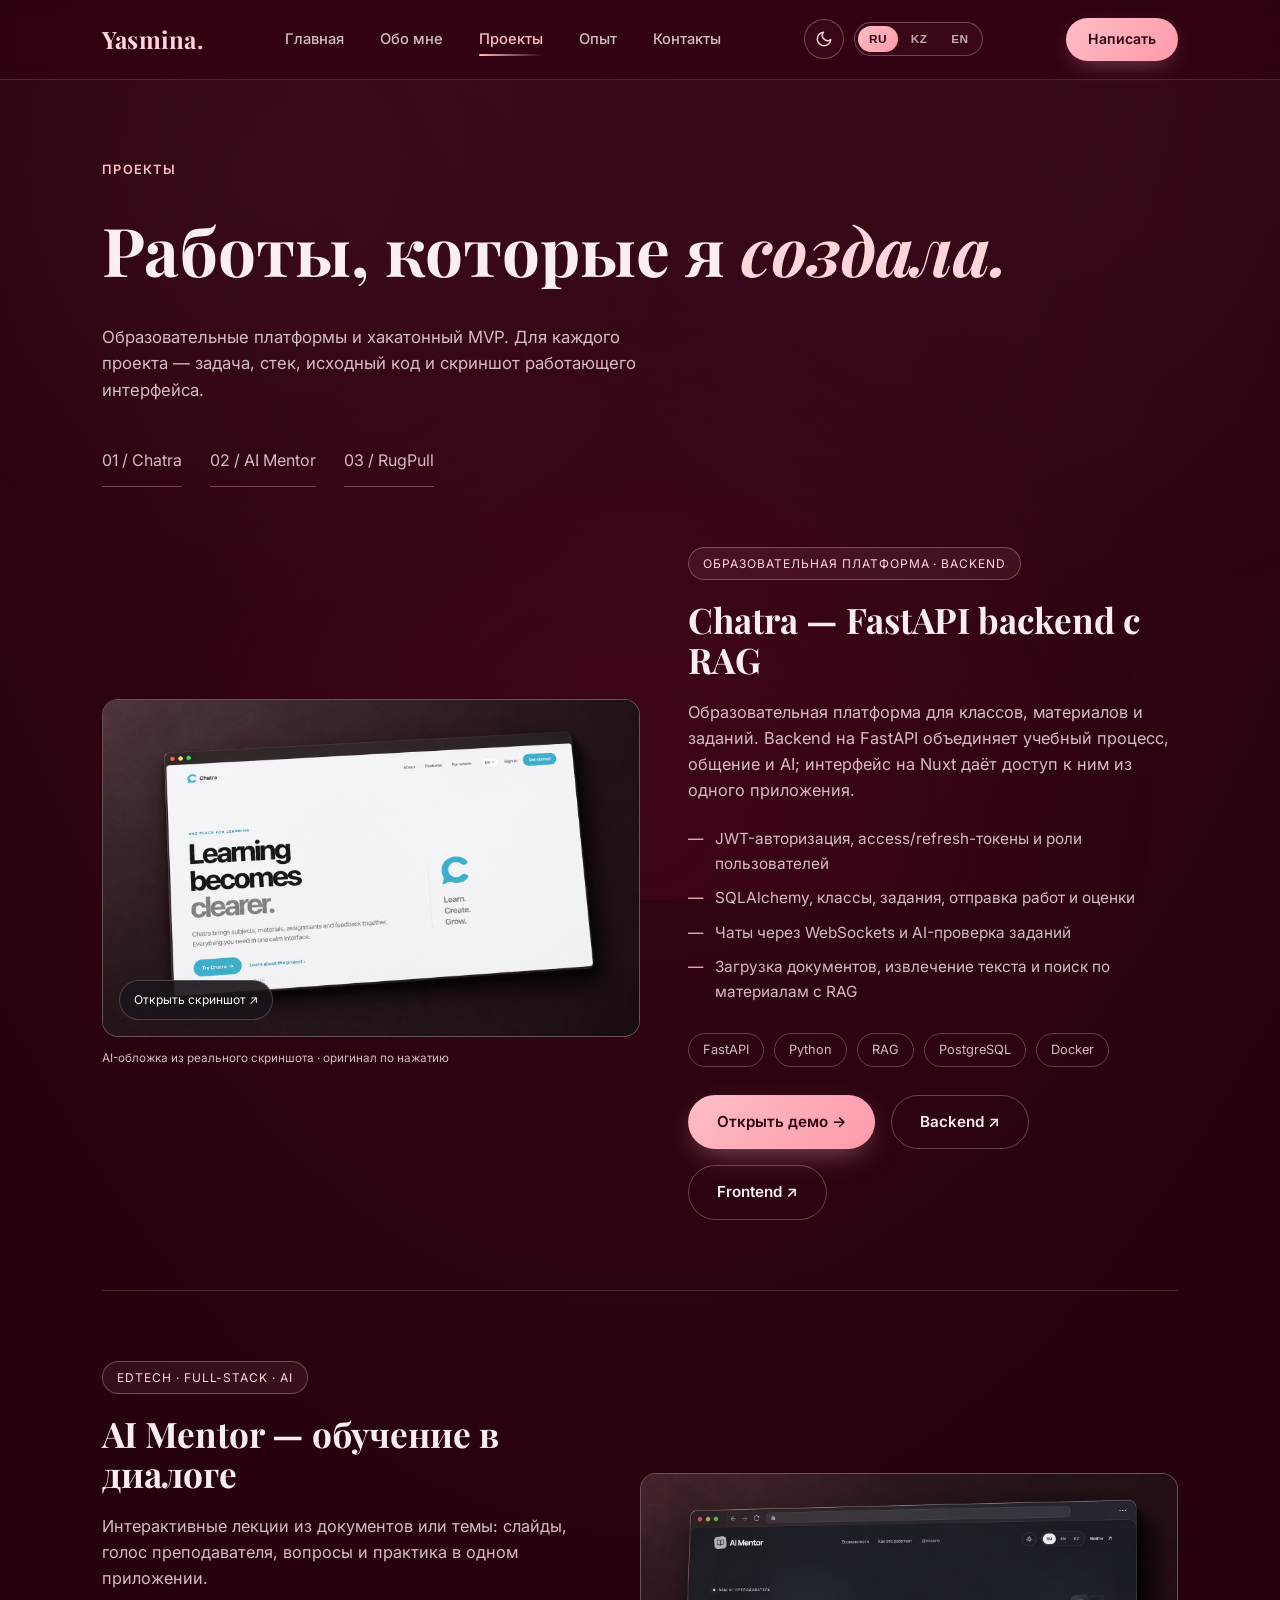
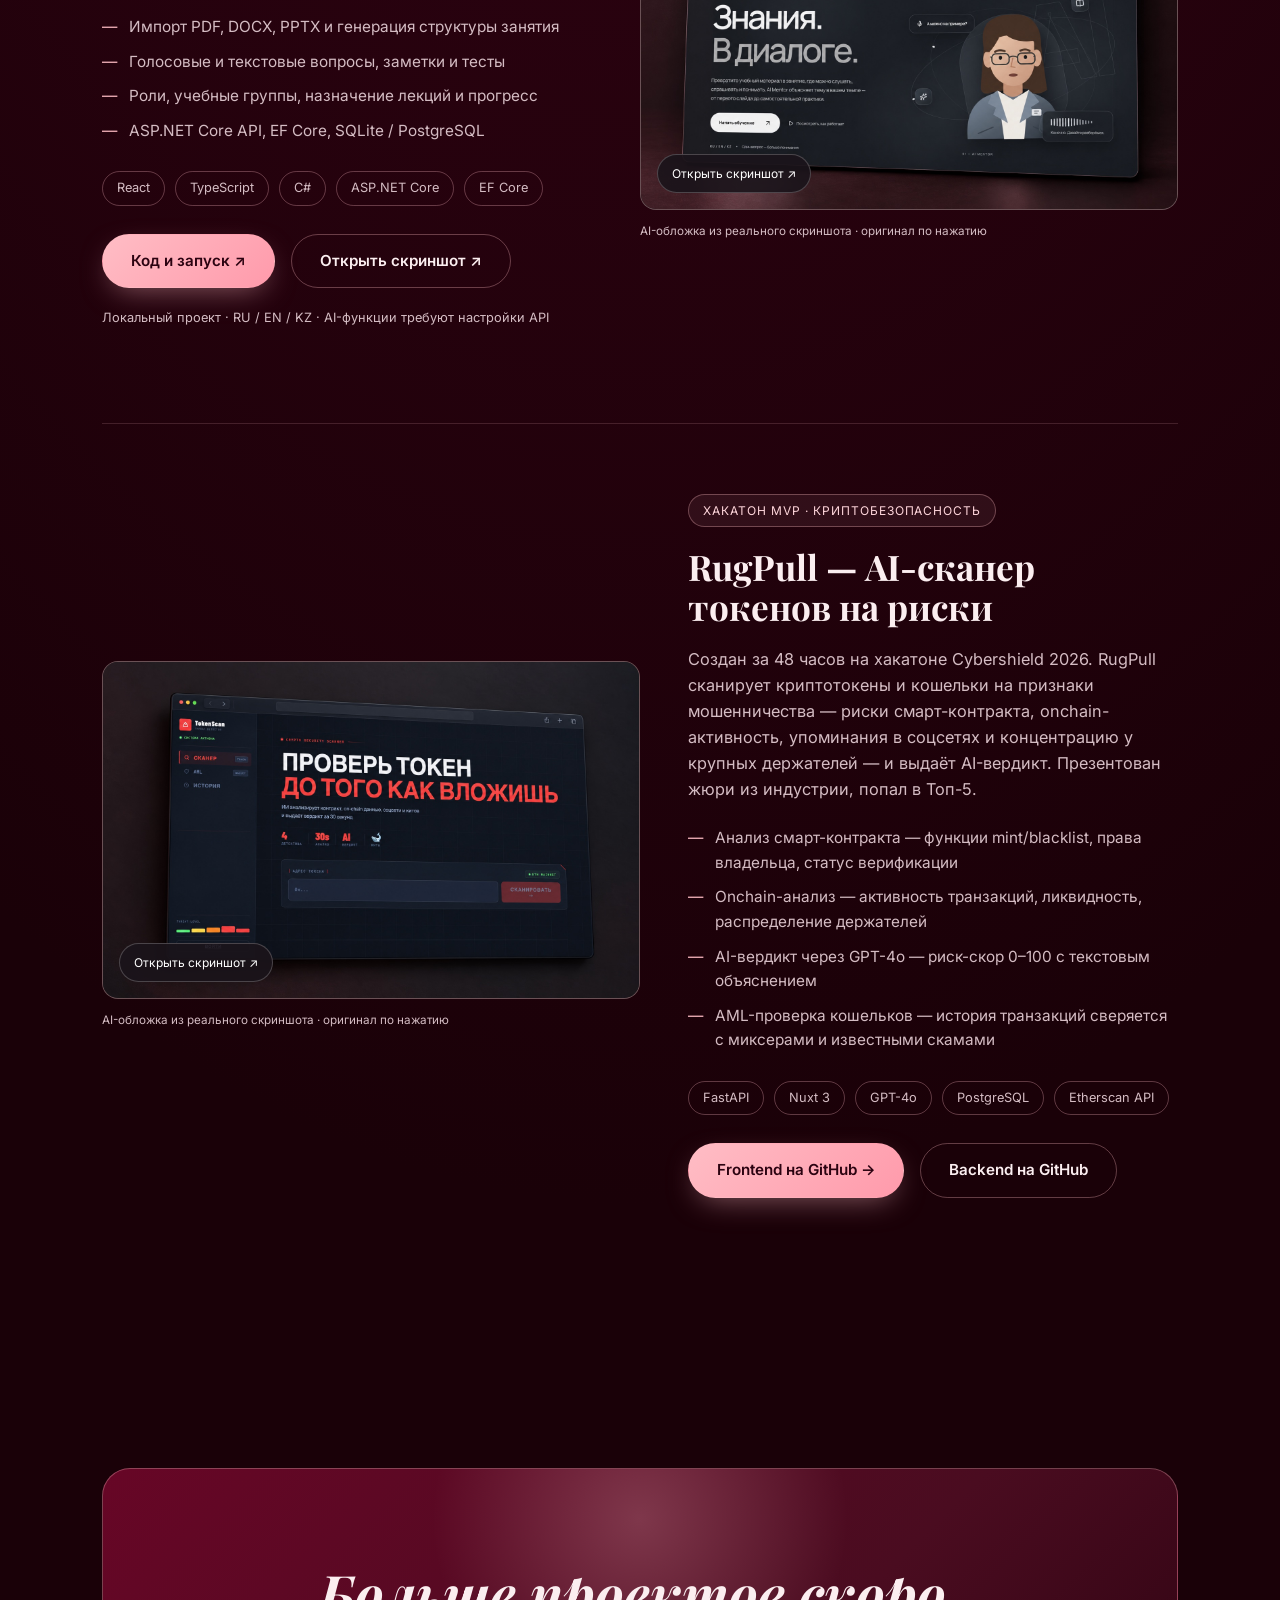
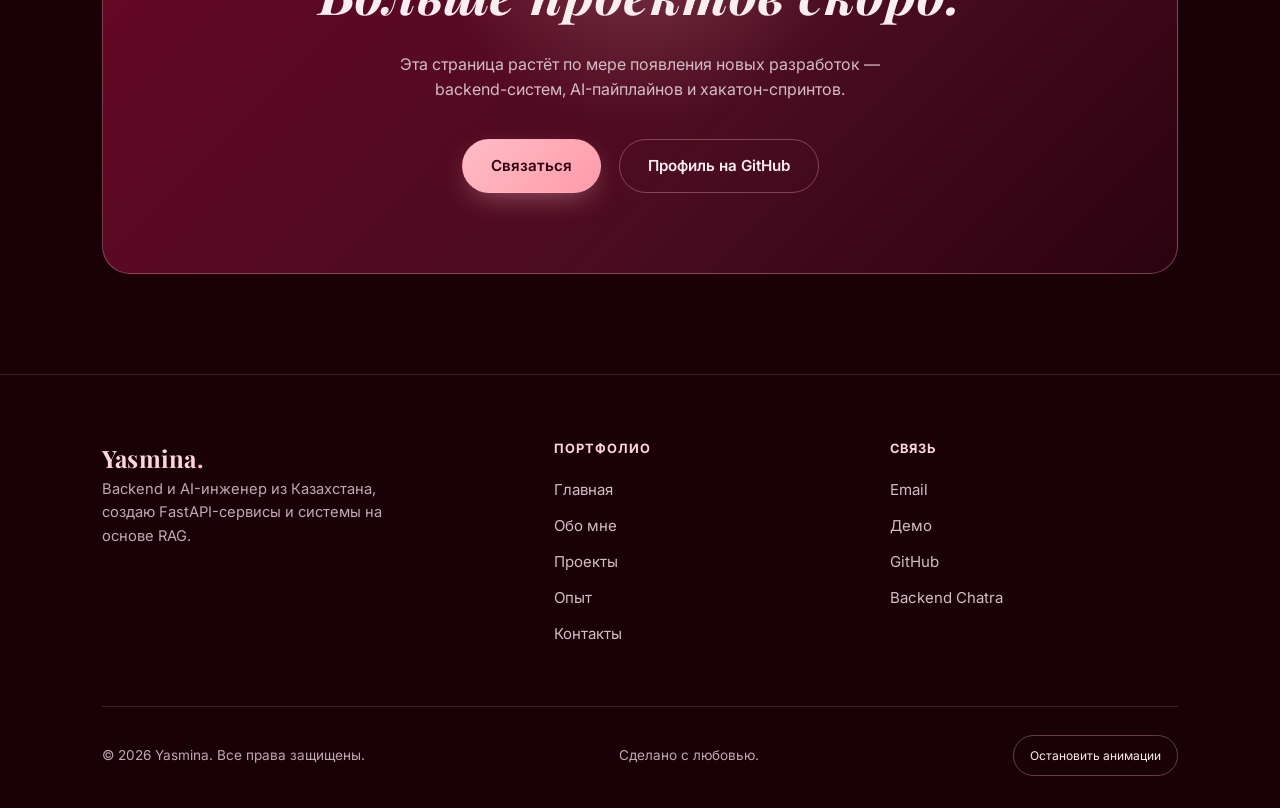
<file: projects.html>
<!doctype html>
<html lang="ru">
<head>
<meta charset="UTF-8">
<meta name="viewport" content="width=device-width, initial-scale=1.0">
<title>Projects — Yasmina</title>
<link rel="stylesheet" href="styles.css">
<link rel="stylesheet" href="enhancements.css">
</head>
<body>
<a class="skip-link" href="#main-content" data-i18n="skip_content">К содержимому</a>

<nav class="navbar">
  <div class="nav-inner">
    <a href="index.html" class="logo">Yasmina<span>.</span></a>
    <ul class="nav-links" id="primary-navigation">
      <li><a href="index.html" data-i18n="nav_home">Home</a></li>
      <li><a href="about.html" data-i18n="nav_about">About</a></li>
      <li><a href="projects.html" class="active" data-i18n="nav_projects">Projects</a></li>
      <li><a href="experience.html" data-i18n="nav_experience">Experience</a></li>
      <li><a href="contact.html" data-i18n="nav_contact">Contact</a></li>
    </ul>
    <div class="nav-controls">
      <button class="theme-toggle" aria-label="Toggle theme" title="Toggle theme">
        <svg class="icon-moon" viewBox="0 0 24 24" fill="none" stroke="currentColor" stroke-width="2" stroke-linecap="round" stroke-linejoin="round"><path d="M21 12.79A9 9 0 1 1 11.21 3 7 7 0 0 0 21 12.79z"/></svg>
        <svg class="icon-sun" viewBox="0 0 24 24" fill="none" stroke="currentColor" stroke-width="2" stroke-linecap="round" stroke-linejoin="round"><circle cx="12" cy="12" r="5"/><path d="M12 1v2M12 21v2M4.22 4.22l1.42 1.42M18.36 18.36l1.42 1.42M1 12h2M21 12h2M4.22 19.78l1.42-1.42M18.36 5.64l1.42-1.42"/></svg>
      </button>
      <div class="lang-switcher">
        <button class="lang-btn" data-lang="ru">RU</button>
        <button class="lang-btn" data-lang="kz">KZ</button>
        <button class="lang-btn" data-lang="en">EN</button>
      </div>
    </div>
    <a href="contact.html" class="nav-cta" data-i18n="nav_cta">Say hello</a>
    <button class="nav-toggle" aria-label="Menu" aria-expanded="false" aria-controls="primary-navigation"><span></span><span></span><span></span></button>
  </div>
</nav>

<main id="main-content"><header class="page-header">
  <div class="container">
    <span class="section-tag" data-i18n="proj_tag">Projects</span>
    <h1><span data-i18n="proj_title_1">Work I've</span> <em data-i18n="proj_title_2">built.</em></h1>
    <p data-i18n="proj_lede">Two projects, two different worlds — a FastAPI backend for a real educational platform, and an AI-powered crypto risk scanner built in a 48-hour hackathon.</p>
  </div>
<nav class="project-index container" aria-label="Projects"><a href="#chatra">01 / Chatra</a><a href="#ai-mentor">02 / AI Mentor</a><a href="#rugpull">03 / RugPull</a></nav></header>

<section style="padding-top: 0;">
  <div class="container">

    <article class="project-block" id="chatra">
      <figure class="project-media reveal">
  <a class="project-cover" href="assets/chatra-screen.jpg" data-preview data-preview-title="Chatra">
    <img src="assets/chatra-cover.jpg" alt="Chatra — обложка на основе настоящего скриншота" data-i18n-attr="alt:chatra_alt" loading="lazy" width="1586" height="992">
    <span class="image-action" data-i18n="view_screen">Открыть скриншот ↗</span>
  </a>
  <figcaption data-i18n="cover_note">AI-обложка из реального скриншота · оригинал по нажатию</figcaption>
 </figure>
      <div class="project-info">
        <span class="tag-pill" data-i18n="proj_chatra_tag">Educational Platform · Backend</span>
        <h2 data-i18n="proj_chatra_title">Chatra — FastAPI backend with RAG</h2>
        <p data-i18n="proj_chatra_text">Chatra is an educational platform where students join classes, submit assignments, and track progress. I'm building the backend that powers it: a FastAPI service designed for clarity and reliability, with a retrieval-augmented pipeline in the works.</p>
        <ul class="feature-list">
          <li data-i18n="proj_feat1">FastAPI REST API with JWT authentication</li>
          <li data-i18n="proj_feat2">PostgreSQL data models for classes, students, and assignments</li>
          <li data-i18n="proj_feat3">Dockerized for consistent, repeatable deployment</li>
          <li data-i18n="proj_feat4">RAG pipeline in progress — to make course content searchable and queryable by an LLM</li>
        </ul>
        <div class="stack-row">
          <span class="chip">FastAPI</span>
          <span class="chip">Python</span>
          <span class="chip">RAG</span>
          <span class="chip">PostgreSQL</span>
          <span class="chip">Docker</span>
        </div>
        <div class="feature-links">
          <a href="https://chatra.aican.cloud/" class="btn btn-primary" data-i18n="proj_btn_demo" target="_blank" rel="noopener">Live Demo →</a>
          <a href="https://github.com/yasmina777-kz/chatra-with-avatar-B" class="btn btn-ghost">Backend ↗</a>
<a href="https://github.com/yasmina777-kz/chatra-with-avatar-F" class="btn btn-ghost">Frontend ↗</a>
        </div>
      </div>
    </article>

<article class="project-block reverse" id="ai-mentor">
<figure class="project-media reveal">
  <a class="project-cover" href="assets/mentor-screen.jpg" data-preview data-preview-title="AI Mentor">
    <img src="assets/mentor-cover.jpg" alt="AI Mentor — обложка на основе настоящего скриншота" data-i18n-attr="alt:ai_mentor_alt" loading="lazy" width="1586" height="992">
    <span class="image-action" data-i18n="view_screen">Открыть скриншот ↗</span>
  </a>
  <figcaption data-i18n="cover_note">AI-обложка из реального скриншота · оригинал по нажатию</figcaption>
 </figure>
<div class="project-info reveal">
<span class="tag-pill" data-i18n="mentor_tag">EdTech · Full-stack · AI</span>
<h2 data-i18n="mentor_title">AI Mentor — обучение в диалоге</h2>
<p data-i18n="mentor_text">Интерактивные лекции из документов или темы: слайды, голос преподавателя, вопросы и практика в одном приложении.</p>
<ul class="feature-list">
<li data-i18n="mentor_f1">Импорт PDF, DOCX, PPTX и генерация структуры занятия</li>
<li data-i18n="mentor_f2">Голосовые и текстовые вопросы, заметки и тесты</li>
<li data-i18n="mentor_f3">Роли, учебные группы, назначение лекций и прогресс</li>
<li data-i18n="mentor_f4">ASP.NET Core API, EF Core, SQLite / PostgreSQL</li>
</ul>
<div class="stack-row"><span class="chip">React</span><span class="chip">TypeScript</span><span class="chip">C#</span><span class="chip">ASP.NET Core</span><span class="chip">EF Core</span></div>
<div class="feature-links"><a class="btn btn-primary" href="https://github.com/yasmina777-kz/lecturer-app" data-i18n="mentor_code">Код и запуск ↗</a><a class="btn btn-ghost" href="assets/mentor-screen.jpg" data-preview data-preview-title="AI Mentor" data-i18n="view_screen">Открыть скриншот ↗</a></div>
<p class="project-status" data-i18n="mentor_status">Локальный проект · RU / EN / KZ · AI-функции требуют настройки API</p>
</div></article>

    <article class="project-block" id="rugpull">
      <figure class="project-media reveal">
  <a class="project-cover" href="assets/rugpull-screen.jpg" data-preview data-preview-title="RugPull">
    <img src="assets/rugpull-cover.jpg" alt="RugPull — обложка на основе настоящего скриншота" data-i18n-attr="alt:rugpull_alt" loading="lazy" width="1586" height="992">
    <span class="image-action" data-i18n="view_screen">Открыть скриншот ↗</span>
  </a>
  <figcaption data-i18n="cover_note">AI-обложка из реального скриншота · оригинал по нажатию</figcaption>
 </figure>
      <div class="project-info">
        <span class="tag-pill" data-i18n="proj_rugpull_tag">Hackathon MVP · Crypto Security</span>
        <h2 data-i18n="proj_rugpull_title">RugPull — AI token risk scanner</h2>
        <p data-i18n="proj_rugpull_text">Built in 48 hours at the Cybershield 2026 hackathon. RugPull scans crypto tokens and wallets for fraud signals — smart contract risks, onchain activity, social mentions, and whale concentration — and returns an AI-generated verdict. Pitched to industry judges, placed Top 5.</p>
        <ul class="feature-list">
          <li data-i18n="proj_rugpull_feat1">Smart contract analysis — mint/blacklist functions, owner privileges, verification status</li>
          <li data-i18n="proj_rugpull_feat2">Onchain analysis — transaction activity, liquidity, holder distribution</li>
          <li data-i18n="proj_rugpull_feat3">AI verdict via GPT-4o — a 0–100 risk score with a written explanation</li>
          <li data-i18n="proj_rugpull_feat4">AML wallet checks — transaction history screened against mixers and known scams</li>
        </ul>
        <div class="stack-row">
          <span class="chip">FastAPI</span>
          <span class="chip">Nuxt 3</span>
          <span class="chip">GPT-4o</span>
          <span class="chip">PostgreSQL</span>
          <span class="chip">Etherscan API</span>
        </div>
        <div class="feature-links">
          <a href="https://github.com/whynicky19/RugPull-Frontend" class="btn btn-primary" data-i18n="proj_rugpull_btn_frontend">Frontend on GitHub →</a>
          <a href="https://github.com/whynicky19/RugPull-Backend" class="btn btn-ghost" data-i18n="proj_rugpull_btn_backend">Backend on GitHub</a>
        </div>
      </div>
    </article>

  </div>
</section>

<section>
  <div class="container">
    <div class="cta-band">
      <h2 data-i18n="proj_cta_title">More projects on the way.</h2>
      <p data-i18n="proj_cta_text">This page grows as new builds ship — backend systems, AI pipelines, and the occasional hackathon sprint.</p>
      <div class="hero-actions">
        <a href="contact.html" class="btn btn-primary" data-i18n="cta_btn_contact">Get in touch</a>
        <a href="https://github.com/yasmina777-kz" class="btn btn-ghost" data-i18n="proj_btn_profile">GitHub profile</a>
      </div>
    </div>
  </div>
</section>

</main>
<footer>
  <div class="container">
    <div class="footer-grid">
      <div class="footer-brand">
        <a href="index.html" class="logo">Yasmina<span>.</span></a>
        <p data-i18n="footer_tagline">Backend & AI engineer based in Kazakhstan, building FastAPI services and RAG-powered systems.</p>
      </div>
      <div class="footer-col">
        <h4 data-i18n="footer_portfolio">Portfolio</h4>
        <a href="index.html" data-i18n="nav_home">Home</a>
        <a href="about.html" data-i18n="nav_about">About</a>
        <a href="projects.html" data-i18n="nav_projects">Projects</a>
        <a href="experience.html" data-i18n="nav_experience">Experience</a>
        <a href="contact.html" data-i18n="nav_contact">Contact</a>
      </div>
      <div class="footer-col">
        <h4 data-i18n="footer_connect">Connect</h4>
        <a href="mailto:yasmin.yuldasheva@icloud.com" data-i18n="footer_email_link">Email</a>
        <a href="https://chatra.aican.cloud/" target="_blank" rel="noopener" data-i18n="footer_demo_link">Live Demo</a>
        <a href="https://github.com/yasmina777-kz">GitHub</a>
        <a href="https://github.com/yasmina777-kz/chatra-with-avatar-B" data-i18n="footer_chatra_link">Chatra Backend</a>
      </div>
    </div>
    <div class="footer-bottom">
      <span data-i18n="footer_copyright">Copyright © 2026 Yasmina. All rights reserved.</span>
      <span data-i18n="footer_built">Built with care.</span>
    </div>
  </div>
</footer>

<script src="i18n.js"></script>
<script src="project-content.js"></script>
<script src="script.js"></script>
<script src="interactions.js"></script>
</body>
</html>
</file>
<file: styles.css>
/* ============================================
   Yasmina — Portfolio
   Palette: Claret #670626 / Pink #FFBDC5
   ============================================ */

@import url('https://fonts.googleapis.com/css2?family=Playfair+Display:ital,wght@0,500;0,600;0,700;0,800;1,500;1,600&family=Inter:wght@400;500;600;700&display=swap');

:root {
  /* brand colors — stay the same in both themes (buttons, accents) */
  --claret-darkest: #2b0210;
  --claret-dark: #3d0a1c;
  --claret: #670626;
  --claret-light: #8a1338;
  --pink: #FFBDC5;
  --pink-soft: #ffd6dc;
  --pink-dim: rgba(255, 189, 197, 0.55);
  --cream: #fff3f4;

  /* theme-aware tokens — dark theme (default) */
  --bg-grad-1: var(--claret-dark);
  --bg-grad-2: var(--claret-darkest);
  --bg-grad-3: #1a0108;
  --bg-flat: var(--claret-darkest);
  --surface: rgba(255, 189, 197, 0.07);
  --surface-soft: rgba(255, 189, 197, 0.03);
  --ink: #fbeef0;
  --ink-dim: rgba(251, 238, 240, 0.62);
  --ink-faint: rgba(251, 238, 240, 0.38);
  --border: rgba(255, 189, 197, 0.16);
  --border-strong: rgba(255, 189, 197, 0.32);
  --btn-text-on-pink: var(--claret-darkest);
  --navbar-bg: rgba(43, 2, 16, 0.72);
  --accent-text: var(--pink-soft);
  --hero-accent-gradient: linear-gradient(120deg, var(--pink) 10%, #ffe1e5 50%, var(--pink) 90%);

  --serif: 'Playfair Display', Georgia, serif;
  --sans: 'Inter', -apple-system, BlinkMacSystemFont, 'Segoe UI', sans-serif;

  --radius: 18px;
  --container: 1140px;

  color-scheme: dark;
}

/* ============ LIGHT THEME ============ */
html[data-theme="light"] {
  --bg-grad-1: #fff3f4;
  --bg-grad-2: #ffe1e6;
  --bg-grad-3: #ffd0d8;
  --bg-flat: #fff3f4;
  --surface: rgba(103, 6, 38, 0.05);
  --surface-soft: rgba(103, 6, 38, 0.02);
  --ink: #3d0a1c;
  --ink-dim: rgba(61, 10, 28, 0.68);
  --ink-faint: rgba(61, 10, 28, 0.42);
  --border: rgba(103, 6, 38, 0.12);
  --border-strong: rgba(103, 6, 38, 0.24);
  --btn-text-on-pink: #fff3f4;
  --navbar-bg: rgba(255, 243, 244, 0.78);
  --accent-text: var(--claret);
  --hero-accent-gradient: linear-gradient(120deg, var(--claret) 10%, var(--claret-light) 50%, var(--claret) 90%);

  color-scheme: light;
}

* { margin: 0; padding: 0; box-sizing: border-box; }

html { scroll-behavior: smooth; }

body {
  background: radial-gradient(ellipse 120% 80% at 50% -10%, var(--bg-grad-1) 0%, var(--bg-grad-2) 55%, var(--bg-grad-3) 100%);
  color: var(--ink);
  font-family: var(--sans);
  line-height: 1.6;
  overflow-x: hidden;
  position: relative;
  min-height: 100vh;
  transition: background 0.4s ease, color 0.4s ease;
}

/* faint noise/grain texture overlay */
body::before {
  content: "";
  position: fixed;
  inset: 0;
  pointer-events: none;
  z-index: 0;
  opacity: 0.5;
  background-image:
    radial-gradient(circle at 20% 20%, rgba(255,189,197,0.06) 0%, transparent 35%),
    radial-gradient(circle at 85% 15%, rgba(255,189,197,0.05) 0%, transparent 40%),
    radial-gradient(circle at 50% 90%, rgba(103,6,38,0.5) 0%, transparent 50%);
}

html[data-theme="light"] body::before {
  opacity: 0.4;
  background-image:
    radial-gradient(circle at 20% 20%, rgba(103,6,38,0.05) 0%, transparent 35%),
    radial-gradient(circle at 85% 15%, rgba(103,6,38,0.04) 0%, transparent 40%),
    radial-gradient(circle at 50% 90%, rgba(255,189,197,0.4) 0%, transparent 50%);
}

a { color: inherit; text-decoration: none; }
ul { list-style: none; }
img { max-width: 100%; display: block; }

.container {
  max-width: var(--container);
  margin: 0 auto;
  padding: 0 32px;
  position: relative;
  z-index: 1;
}

/* ============ NAVBAR ============ */
.navbar {
  position: sticky;
  top: 0;
  z-index: 100;
  background: var(--navbar-bg);
  backdrop-filter: blur(16px) saturate(140%);
  border-bottom: 1px solid var(--border);
  transition: background 0.4s ease, border-color 0.4s ease;
}

.nav-inner {
  max-width: var(--container);
  margin: 0 auto;
  padding: 18px 32px;
  display: flex;
  align-items: center;
  justify-content: space-between;
  position: relative;
}

.logo {
  font-family: var(--serif);
  font-size: 1.5rem;
  font-weight: 700;
  letter-spacing: 0.01em;
  color: var(--accent-text);
}

.logo span { color: var(--pink); }

.nav-links {
  display: flex;
  gap: 36px;
  align-items: center;
}

.nav-links a {
  font-size: 0.92rem;
  font-weight: 500;
  color: var(--ink-dim);
  position: relative;
  padding: 6px 0;
  transition: color 0.25s ease;
}

.nav-links a:hover { color: var(--accent-text); }

.nav-links a.active { color: var(--pink); }

.nav-links a.active::after {
  content: "";
  position: absolute;
  bottom: -2px;
  left: 0;
  right: 0;
  height: 2px;
  background: linear-gradient(90deg, var(--pink), transparent);
  border-radius: 2px;
}

.nav-cta {
  display: inline-flex;
  align-items: center;
  gap: 8px;
  padding: 10px 22px;
  border-radius: 999px;
  background: linear-gradient(135deg, var(--pink) 0%, #ff9aab 100%);
  color: var(--claret-darkest) !important;
  font-weight: 600;
  font-size: 0.88rem;
  transition: transform 0.25s ease, box-shadow 0.25s ease;
  box-shadow: 0 8px 24px -8px rgba(255, 189, 197, 0.4);
}

.nav-cta:hover {
  transform: translateY(-2px);
  box-shadow: 0 12px 28px -8px rgba(255, 189, 197, 0.55);
}

.nav-toggle {
  display: none;
  flex-direction: column;
  gap: 5px;
  background: none;
  border: none;
  cursor: pointer;
  padding: 6px;
}
.nav-toggle span {
  width: 24px;
  height: 2px;
  background: var(--accent-text);
  border-radius: 2px;
}

/* ============ THEME TOGGLE & LANGUAGE SWITCHER ============ */
.nav-controls {
  display: flex;
  align-items: center;
  gap: 10px;
}

.theme-toggle {
  display: inline-flex;
  align-items: center;
  justify-content: center;
  width: 40px;
  height: 40px;
  border-radius: 50%;
  border: 1px solid var(--border-strong);
  background: var(--surface-soft);
  color: var(--accent-text);
  cursor: pointer;
  transition: all 0.3s ease;
  flex-shrink: 0;
}
.theme-toggle:hover {
  border-color: var(--pink);
  background: var(--surface);
  transform: translateY(-2px);
}
.theme-toggle svg { width: 18px; height: 18px; }
.theme-toggle .icon-moon { display: block; }
.theme-toggle .icon-sun { display: none; }
html[data-theme="light"] .theme-toggle .icon-moon { display: none; }
html[data-theme="light"] .theme-toggle .icon-sun { display: block; }

.lang-switcher {
  display: flex;
  align-items: center;
  gap: 2px;
  border: 1px solid var(--border-strong);
  border-radius: 999px;
  padding: 3px;
  background: var(--surface-soft);
}
.lang-btn {
  border: none;
  background: transparent;
  color: var(--ink-faint);
  font-size: 0.74rem;
  font-weight: 700;
  letter-spacing: 0.03em;
  padding: 6px 11px;
  border-radius: 999px;
  cursor: pointer;
  transition: all 0.25s ease;
}
.lang-btn:hover { color: var(--accent-text); }
.lang-btn.active {
  background: linear-gradient(135deg, var(--pink), #ff9aab);
  color: var(--btn-text-on-pink);
}

@media (max-width: 920px) {
  .nav-controls { order: 2; }
  .nav-cta { display: none; }
}
@media (max-width: 480px) {
  .lang-switcher { padding: 2px; }
  .lang-btn { padding: 5px 8px; font-size: 0.7rem; }
}

/* ============ BUTTONS ============ */
.btn {
  display: inline-flex;
  align-items: center;
  gap: 10px;
  padding: 14px 28px;
  border-radius: 999px;
  font-weight: 600;
  font-size: 0.95rem;
  transition: all 0.3s ease;
  border: 1px solid transparent;
  cursor: pointer;
}

.btn-primary {
  background: linear-gradient(135deg, var(--pink) 0%, #ff9aab 100%);
  color: var(--claret-darkest);
  box-shadow: 0 10px 30px -10px rgba(255, 189, 197, 0.5);
}
.btn-primary:hover { transform: translateY(-3px); box-shadow: 0 16px 34px -10px rgba(255, 189, 197, 0.65); }

.btn-ghost {
  background: transparent;
  border-color: var(--border-strong);
  color: var(--ink);
}
.btn-ghost:hover { border-color: var(--pink); color: var(--accent-text); background: var(--surface); }

/* ============ HERO ============ */
.hero {
  padding: 120px 0 100px;
  position: relative;
}

.eyebrow {
  display: inline-flex;
  align-items: center;
  gap: 10px;
  font-size: 0.8rem;
  letter-spacing: 0.08em;
  text-transform: uppercase;
  color: var(--pink);
  padding: 8px 18px;
  border: 1px solid var(--border-strong);
  border-radius: 999px;
  background: var(--surface-soft);
  margin-bottom: 32px;
}

.eyebrow .dot {
  width: 7px;
  height: 7px;
  border-radius: 50%;
  background: var(--pink);
  box-shadow: 0 0 12px 2px rgba(255, 189, 197, 0.7);
  animation: pulse 2s infinite;
}

@keyframes pulse {
  0%, 100% { opacity: 1; }
  50% { opacity: 0.4; }
}

.hero h1 {
  font-family: var(--serif);
  font-size: clamp(3rem, 7vw, 5.6rem);
  font-weight: 700;
  line-height: 1.02;
  letter-spacing: -0.01em;
  margin-bottom: 28px;
  max-width: 900px;
}

.hero h1 .accent {
  font-style: italic;
  background: var(--hero-accent-gradient);
  -webkit-background-clip: text;
  background-clip: text;
  -webkit-text-fill-color: transparent;
}

.hero .lede {
  font-size: 1.15rem;
  color: var(--ink-dim);
  max-width: 580px;
  margin-bottom: 44px;
}

.hero-actions {
  display: flex;
  gap: 18px;
  margin-bottom: 64px;
  flex-wrap: wrap;
}

.marquee {
  border-top: 1px solid var(--border);
  border-bottom: 1px solid var(--border);
  padding: 22px 0;
  overflow: hidden;
  position: relative;
  white-space: nowrap;
}

.marquee::before, .marquee::after {
  content: "";
  position: absolute;
  top: 0; bottom: 0;
  width: 80px;
  z-index: 2;
}
.marquee::before { left: 0; background: linear-gradient(90deg, var(--bg-flat), transparent); }
.marquee::after { right: 0; background: linear-gradient(-90deg, var(--bg-flat), transparent); }

.marquee-track {
  display: inline-flex;
  gap: 56px;
  animation: scroll-left 28s linear infinite;
}

@keyframes scroll-left {
  from { transform: translateX(0); }
  to { transform: translateX(-50%); }
}

.marquee-track span {
  font-family: var(--serif);
  font-size: 1.1rem;
  font-style: italic;
  color: var(--ink-faint);
  letter-spacing: 0.02em;
}

/* ============ SECTION SHARED ============ */
section { padding: 100px 0; position: relative; }

.section-tag {
  font-size: 0.8rem;
  letter-spacing: 0.1em;
  text-transform: uppercase;
  color: var(--pink);
  font-weight: 600;
  margin-bottom: 16px;
  display: block;
}

.section-head {
  display: flex;
  justify-content: space-between;
  align-items: flex-end;
  gap: 40px;
  margin-bottom: 56px;
  flex-wrap: wrap;
}

.section-head h2 {
  font-family: var(--serif);
  font-size: clamp(2.1rem, 4vw, 3rem);
  font-weight: 600;
  line-height: 1.1;
  max-width: 640px;
}
.section-head h2 em { font-style: italic; color: var(--accent-text); }

.section-head p {
  color: var(--ink-dim);
  max-width: 380px;
  font-size: 1rem;
}

/* ============ CAPABILITY CARDS ============ */
.grid-cards {
  display: grid;
  grid-template-columns: repeat(3, 1fr);
  gap: 24px;
}

.card {
  background: linear-gradient(165deg, var(--surface), var(--surface-soft));
  border: 1px solid var(--border);
  border-radius: var(--radius);
  padding: 36px 30px;
  transition: transform 0.35s ease, border-color 0.35s ease, background 0.35s ease;
  position: relative;
  overflow: hidden;
}

.card:hover {
  transform: translateY(-6px);
  border-color: var(--border-strong);
  background: linear-gradient(165deg, var(--surface), var(--surface-soft));
  filter: brightness(1.15);
}

.card .num {
  font-family: var(--serif);
  font-style: italic;
  font-size: 0.95rem;
  color: var(--ink-faint);
  margin-bottom: 18px;
  display: block;
}

.card h3 {
  font-family: var(--serif);
  font-size: 1.4rem;
  font-weight: 600;
  margin-bottom: 12px;
  line-height: 1.25;
}

.card p {
  color: var(--ink-dim);
  font-size: 0.95rem;
}

.card.span-2 { grid-column: span 2; }

/* ============ FEATURED PROJECT ============ */
.feature {
  display: grid;
  grid-template-columns: 1.1fr 1fr;
  gap: 64px;
  align-items: center;
}

.feature-visual {
  border-radius: 22px;
  background: linear-gradient(155deg, var(--claret) 0%, var(--claret-dark) 100%);
  border: 1px solid var(--border-strong);
  padding: 48px 40px;
  position: relative;
  overflow: hidden;
  min-height: 380px;
  display: flex;
  flex-direction: column;
  justify-content: center;
}

.feature-visual::before {
  content: "";
  position: absolute;
  width: 280px;
  height: 280px;
  background: radial-gradient(circle, rgba(255,189,197,0.35), transparent 70%);
  top: -80px;
  right: -80px;
  border-radius: 50%;
}

.feature-visual .screenshot-wrap {
  position: relative;
  z-index: 1;
  border-radius: 14px;
  overflow: hidden;
  border: 1px solid rgba(255,189,197,0.25);
  box-shadow: 0 24px 48px -16px rgba(0,0,0,0.45);
  margin-bottom: 24px;
}

.feature-visual .screenshot-wrap img {
  width: 100%;
  display: block;
}

.feature-visual .tag-pill {
  align-self: flex-start;
  font-size: 0.75rem;
  letter-spacing: 0.08em;
  text-transform: uppercase;
  padding: 6px 14px;
  border-radius: 999px;
  background: rgba(255,189,197,0.16);
  color: var(--pink-soft);
  margin-bottom: 24px;
}

.feature-visual h3 {
  font-family: var(--serif);
  font-size: 2.4rem;
  font-style: italic;
  color: var(--pink-soft);
  position: relative;
  z-index: 1;
}

.feature-visual .stack-row {
  display: flex;
  gap: 10px;
  margin-top: 28px;
  flex-wrap: wrap;
  position: relative;
  z-index: 1;
}

.chip {
  font-size: 0.8rem;
  padding: 6px 14px;
  border-radius: 999px;
  border: 1px solid rgba(255,189,197,0.3);
  color: var(--ink-dim);
}

.feature-text .section-tag { margin-bottom: 12px; }

.feature-text h2 {
  font-family: var(--serif);
  font-size: clamp(1.9rem, 3.4vw, 2.6rem);
  margin-bottom: 20px;
  line-height: 1.15;
}

.feature-text p {
  color: var(--ink-dim);
  margin-bottom: 28px;
  font-size: 1.02rem;
}

.feature-links { display: flex; gap: 16px; flex-wrap: wrap; }

/* ============ STATS ============ */
.stats {
  display: grid;
  grid-template-columns: repeat(4, 1fr);
  gap: 1px;
  background: var(--border);
  border: 1px solid var(--border);
  border-radius: var(--radius);
  overflow: hidden;
}

.stat {
  background: var(--bg-flat);
  padding: 44px 28px;
  text-align: center;
}

.stat .stat-num {
  font-family: var(--serif);
  font-size: 2.6rem;
  font-weight: 700;
  color: var(--accent-text);
  display: block;
}

.stat .stat-label {
  font-size: 0.85rem;
  color: var(--ink-faint);
  margin-top: 8px;
}

/* ============ CTA BAND ============ */
.cta-band {
  border-radius: 28px;
  background: linear-gradient(135deg, var(--claret) 0%, #4a0c20 60%, var(--claret-darkest) 100%);
  border: 1px solid var(--border-strong);
  padding: 80px 60px;
  text-align: center;
  position: relative;
  overflow: hidden;
}

.cta-band::before {
  content: "";
  position: absolute;
  width: 420px;
  height: 420px;
  background: radial-gradient(circle, rgba(255,189,197,0.25), transparent 70%);
  top: -160px;
  left: 50%;
  transform: translateX(-50%);
}

.cta-band h2 {
  font-family: var(--serif);
  font-size: clamp(2.2rem, 5vw, 3.4rem);
  font-style: italic;
  margin-bottom: 16px;
  position: relative;
  z-index: 1;
}

.cta-band p {
  color: var(--ink-dim);
  max-width: 480px;
  margin: 0 auto 36px;
  position: relative;
  z-index: 1;
}

.cta-band .hero-actions { justify-content: center; position: relative; z-index: 1; margin-bottom: 0; }

/* ============ FOOTER ============ */
footer {
  border-top: 1px solid var(--border);
  padding: 64px 0 32px;
}

.footer-grid {
  display: grid;
  grid-template-columns: 1.4fr 1fr 1fr;
  gap: 48px;
  margin-bottom: 48px;
}

.footer-brand .logo { margin-bottom: 14px; }
.footer-brand p { color: var(--ink-faint); font-size: 0.92rem; max-width: 320px; }

.footer-col h4 {
  font-size: 0.8rem;
  letter-spacing: 0.08em;
  text-transform: uppercase;
  color: var(--accent-text);
  margin-bottom: 18px;
}

.footer-col a {
  display: block;
  color: var(--ink-dim);
  font-size: 0.94rem;
  margin-bottom: 12px;
  transition: color 0.2s ease;
}
.footer-col a:hover { color: var(--pink); }

.footer-bottom {
  display: flex;
  justify-content: space-between;
  align-items: center;
  border-top: 1px solid var(--border);
  padding-top: 28px;
  color: var(--ink-faint);
  font-size: 0.85rem;
  flex-wrap: wrap;
  gap: 12px;
}

/* ============ PAGE HEADER (sub-pages) ============ */
.page-header {
  padding: 80px 0 60px;
}
.page-header h1 {
  font-family: var(--serif);
  font-size: clamp(2.6rem, 6vw, 4.2rem);
  font-weight: 700;
  margin-bottom: 20px;
}
.page-header h1 em { font-style: italic; color: var(--accent-text); }
.page-header p { color: var(--ink-dim); max-width: 560px; font-size: 1.05rem; }

/* ============ ABOUT PAGE ============ */
.about-grid {
  display: grid;
  grid-template-columns: 1fr 1.3fr;
  gap: 64px;
  align-items: start;
}

.about-portrait {
  border-radius: 22px;
  background: linear-gradient(165deg, var(--claret) 0%, var(--claret-darkest) 100%);
  border: 1px solid var(--border-strong);
  aspect-ratio: 4/5;
  display: flex;
  align-items: center;
  justify-content: center;
  position: relative;
  overflow: hidden;
}
.about-portrait .initials {
  font-family: var(--serif);
  font-size: 7rem;
  font-style: italic;
  color: var(--pink-soft);
  opacity: 0.85;
}
.about-portrait::after {
  content: "";
  position: absolute;
  inset: 0;
  background: radial-gradient(circle at 70% 20%, rgba(255,189,197,0.3), transparent 60%);
}

.about-text h2 {
  font-family: var(--serif);
  font-size: 2rem;
  margin-bottom: 18px;
  font-style: italic;
  color: var(--accent-text);
}
.about-text p { color: var(--ink-dim); margin-bottom: 18px; font-size: 1.02rem; }

.skill-tags { display: flex; flex-wrap: wrap; gap: 10px; margin-top: 28px; }

.timeline { margin-top: 70px; border-top: 1px solid var(--border); }
.timeline-item {
  display: grid;
  grid-template-columns: 160px 1fr;
  gap: 32px;
  padding: 32px 0;
  border-bottom: 1px solid var(--border);
}
.timeline-item .t-date { color: var(--pink); font-weight: 600; font-size: 0.92rem; }
.timeline-item h4 { font-family: var(--serif); font-size: 1.3rem; margin-bottom: 8px; }
.timeline-item p { color: var(--ink-dim); font-size: 0.95rem; }

/* ============ PROJECTS PAGE ============ */
.project-block {
  display: grid;
  grid-template-columns: 1fr 1fr;
  gap: 60px;
  align-items: center;
  padding: 70px 0;
  border-bottom: 1px solid var(--border);
}
.project-block:first-of-type { padding-top: 0; }
.project-block:last-of-type { border-bottom: none; }
.project-block.reverse { direction: rtl; }
.project-block.reverse > * { direction: ltr; }

.project-visual {
  border-radius: 22px;
  background: linear-gradient(155deg, var(--claret) 0%, var(--claret-dark) 70%, var(--claret-darkest) 100%);
  border: 1px solid var(--border-strong);
  min-height: 360px;
  display: flex;
  align-items: center;
  justify-content: center;
  position: relative;
  overflow: hidden;
  padding: 40px;
}
.project-visual::before {
  content: "";
  position: absolute;
  width: 320px; height: 320px;
  background: radial-gradient(circle, rgba(255,189,197,0.3), transparent 70%);
  top: -100px; right: -60px;
  border-radius: 50%;
}
.project-visual .proj-mark {
  font-family: var(--serif);
  font-size: clamp(2.4rem, 5vw, 3.6rem);
  font-style: italic;
  color: var(--pink-soft);
  text-align: center;
  position: relative;
  z-index: 1;
}

.project-info .tag-pill {
  display: inline-block;
  font-size: 0.75rem;
  letter-spacing: 0.08em;
  text-transform: uppercase;
  padding: 6px 14px;
  border-radius: 999px;
  background: var(--surface);
  border: 1px solid var(--border-strong);
  color: var(--accent-text);
  margin-bottom: 20px;
}

.project-info h3 {
  font-family: var(--serif);
  font-size: 2.2rem;
  margin-bottom: 18px;
  line-height: 1.15;
}

.project-info p { color: var(--ink-dim); margin-bottom: 24px; font-size: 1.02rem; }

.feature-list { margin-bottom: 28px; }
.feature-list li {
  display: flex;
  gap: 12px;
  color: var(--ink-dim);
  font-size: 0.96rem;
  margin-bottom: 10px;
  align-items: flex-start;
}
.feature-list li::before {
  content: "—";
  color: var(--pink);
  flex-shrink: 0;
}

.stack-row { display: flex; gap: 10px; flex-wrap: wrap; margin-bottom: 28px; }

/* ============ EXPERIENCE PAGE ============ */
.exp-list { display: flex; flex-direction: column; gap: 0; }
.exp-item {
  display: grid;
  grid-template-columns: 220px 1fr;
  gap: 40px;
  padding: 44px 0;
  border-bottom: 1px solid var(--border);
}
.exp-item:first-child { padding-top: 0; }
.exp-item .exp-period {
  color: var(--pink);
  font-weight: 600;
  font-size: 0.9rem;
  letter-spacing: 0.02em;
}
.exp-item h3 { font-family: var(--serif); font-size: 1.6rem; margin-bottom: 6px; }
.exp-item .exp-org { color: var(--ink-faint); font-size: 0.92rem; margin-bottom: 16px; display: block; }
.exp-item p { color: var(--ink-dim); font-size: 0.97rem; margin-bottom: 14px; }

.cert-grid {
  display: grid;
  grid-template-columns: repeat(3, 1fr);
  gap: 20px;
  margin-top: 16px;
}
.cert-card {
  border: 1px solid var(--border);
  border-radius: 14px;
  padding: 24px;
  background: var(--surface-soft);
}
.cert-card h4 { font-family: var(--serif); font-size: 1.1rem; margin-bottom: 6px; }
.cert-card span { color: var(--ink-faint); font-size: 0.85rem; }

/* ============ CONTACT PAGE ============ */
.contact-grid {
  display: grid;
  grid-template-columns: 1fr 1fr;
  gap: 60px;
  align-items: start;
}

.contact-card {
  display: flex;
  align-items: center;
  gap: 20px;
  padding: 26px 28px;
  border: 1px solid var(--border);
  border-radius: 16px;
  margin-bottom: 16px;
  transition: all 0.3s ease;
  background: var(--surface-soft);
}
.contact-card:hover {
  border-color: var(--border-strong);
  transform: translateX(6px);
  background: var(--surface);
}
.contact-card .icon {
  width: 48px; height: 48px;
  border-radius: 12px;
  background: linear-gradient(135deg, var(--pink), #ff9aab);
  display: flex;
  align-items: center;
  justify-content: center;
  flex-shrink: 0;
  color: var(--btn-text-on-pink);
  font-weight: 700;
  font-size: 1.1rem;
}
.contact-card .label { font-size: 0.8rem; color: var(--ink-faint); margin-bottom: 4px; }
.contact-card .value { font-size: 1.05rem; font-weight: 600; }

.contact-note {
  border: 1px solid var(--border-strong);
  border-radius: 18px;
  padding: 40px;
  background: linear-gradient(165deg, var(--surface), transparent);
}
.contact-note h3 { font-family: var(--serif); font-style: italic; font-size: 1.8rem; margin-bottom: 16px; color: var(--accent-text); }
.contact-note p { color: var(--ink-dim); margin-bottom: 10px; }

.contact-form {
  margin-top: 24px;
  display: flex;
  flex-direction: column;
  gap: 16px;
}
.contact-form label {
  display: block;
  font-size: 0.8rem;
  letter-spacing: 0.04em;
  text-transform: uppercase;
  color: var(--ink-faint);
  margin-bottom: 8px;
}
.contact-form input,
.contact-form textarea {
  width: 100%;
  padding: 12px 16px;
  border-radius: 12px;
  border: 1px solid var(--border-strong);
  background: var(--surface-soft);
  color: var(--ink);
  font-family: var(--sans);
  font-size: 0.96rem;
  transition: border-color 0.25s ease, background 0.25s ease;
}
.contact-form input::placeholder,
.contact-form textarea::placeholder { color: var(--ink-faint); }
.contact-form input:focus,
.contact-form textarea:focus {
  outline: none;
  border-color: var(--pink);
  background: var(--surface);
}
.contact-form textarea { min-height: 120px; resize: vertical; }
.contact-form button {
  align-self: flex-start;
  margin-top: 4px;
}

/* ============ RESPONSIVE ============ */
@media (max-width: 920px) {
  .nav-links {
    display: none;
    position: absolute;
    top: 100%;
    left: 0;
    right: 0;
    flex-direction: column;
    gap: 0;
    background: var(--navbar-bg);
    backdrop-filter: blur(16px) saturate(140%);
    border-bottom: 1px solid var(--border);
    padding: 8px 0;
  }
  .nav-links.open { display: flex; }
  .nav-links li { width: 100%; }
  .nav-links a {
    display: block;
    padding: 16px 32px;
    width: 100%;
  }
  .nav-links a.active::after { display: none; }
  .nav-toggle { display: flex; }
  .nav-toggle.active span:nth-child(1) { transform: translateY(7px) rotate(45deg); }
  .nav-toggle.active span:nth-child(2) { opacity: 0; }
  .nav-toggle.active span:nth-child(3) { transform: translateY(-7px) rotate(-45deg); }
  .nav-toggle span { transition: all 0.25s ease; }
  .grid-cards { grid-template-columns: 1fr; }
  .card.span-2 { grid-column: span 1; }
  .feature, .about-grid, .project-block, .contact-grid { grid-template-columns: 1fr; gap: 40px; }
  .project-block.reverse { direction: ltr; }
  .project-block.reverse .project-visual { order: -1; }
  .stats { grid-template-columns: repeat(2, 1fr); }
  .footer-grid { grid-template-columns: 1fr; gap: 32px; }
  .timeline-item, .exp-item { grid-template-columns: 1fr; gap: 10px; }
  .cert-grid { grid-template-columns: 1fr; }
}

@media (max-width: 560px) {
  .container { padding: 0 20px; }
  .nav-inner { padding: 16px 20px; }
  .hero { padding: 80px 0 60px; }
  .hero-actions { flex-direction: column; align-items: stretch; }
  .hero-actions .btn { justify-content: center; }
  section { padding: 64px 0; }
  .cta-band { padding: 56px 28px; }
}
</file>
<file: enhancements.css>
/* Portfolio motion & real project gallery */
:root { --ink-dim: #d4bcc3; --ink-faint: #c4a7b1; }
html[data-theme="light"] { --ink-dim:#6b3c4c; --ink-faint:#795061; }
:focus-visible { outline: 2px solid var(--accent-text); outline-offset: 5px; }
.skip-link { position:fixed; top:8px; left:12px; transform:translateY(-180%); z-index:1000; background:var(--ink); color:var(--bg-flat); padding:12px 20px; border-radius:8px; }
.skip-link:focus { transform:none; }
main { display:block; }
.hero { padding-top:80px; padding-bottom:40px; }
.hero-grid { display:grid; grid-template-columns:1.08fr 1fr; gap:48px; align-items:center; padding-bottom:64px; }
.hero-grid h1 { font-size:clamp(2.7rem,4.6vw,4.3rem); }
.hero-grid .hero-actions { margin-bottom:0; }
.hero-grid .eyebrow { font-size:.68rem; letter-spacing:.04em; }
.hero-namecard { min-width:0; min-height:390px; padding:clamp(24px,4vw,44px); position:relative; isolation:isolate; overflow:hidden; display:flex; flex-direction:column; justify-content:space-between; border:1px solid var(--border-strong); border-radius:18px; background:linear-gradient(145deg,var(--surface) 0%,var(--surface-soft) 70%),radial-gradient(ellipse at 85% 15%,var(--pink-dim),transparent 48%); box-shadow:0 25px 60px #0002; }
.hero-namecard::before { content:""; position:absolute; z-index:-1; width:clamp(190px,27vw,300px); aspect-ratio:1; border:1px solid var(--border); border-radius:50%; right:-12%; top:12%; box-shadow:0 0 0 24px var(--surface-soft),0 0 0 48px var(--surface-soft); transition:transform 450ms ease; }
.hero-namecard:hover::before { transform:scale(1.08); }
.hero-namecard-top,.hero-namecard-bottom { display:flex; justify-content:space-between; align-items:center; gap:14px; }
.hero-namecard-top { color:var(--ink-dim); font-size:.68rem; letter-spacing:.13em; text-transform:uppercase; }
.hero-namecard-top span:last-child { font-variant-numeric:tabular-nums; }
.hero-namecard-name { display:flex; align-items:baseline; color:var(--ink); font-family:var(--serif); font-size:clamp(4.1rem,7.3vw,7.4rem); font-weight:600; letter-spacing:-.075em; line-height:.88; white-space:nowrap; }
.hero-namecard-name i { color:var(--pink); font-style:normal; }
.hero-namecard-bottom { flex-wrap:wrap; padding-top:18px; border-top:1px solid var(--border-strong); }
.hero-namecard-bottom span:first-child { font-size:1rem; font-weight:600; }
.hero-namecard-bottom span:last-child { color:var(--ink-dim); font-size:.78rem; letter-spacing:.03em; }
.hero-namecard-mark { position:absolute; z-index:-1; right:8%; bottom:18%; color:var(--pink-dim); font-family:var(--serif); font-size:clamp(6rem,12vw,12rem); line-height:1; opacity:.12; pointer-events:none; }
.project-index { display:flex; flex-wrap:wrap; gap:8px 28px; margin-top:32px; }
.project-index a { color:var(--ink-dim); padding:12px 0; border-bottom:1px solid var(--border-strong); transition:color 200ms ease; }
.project-index a:hover { color:var(--accent-text); }
.project-block { scroll-margin-top:120px; grid-template-columns:1.1fr 1fr; gap:48px; }
.project-media { min-width:0; margin:0; }
.project-cover { display:block; position:relative; border-radius:16px; overflow:hidden; border:1px solid var(--border-strong); background:#241e21; cursor:zoom-in; }
.project-cover img { width:100%; height:auto; display:block; transition:transform 400ms ease; }
.project-cover:hover img { transform:scale(1.035); }
.image-action { position:absolute; bottom:16px; left:16px; background:#1b141be8; border:1px solid #ffffff35; color:#fff; padding:9px 14px; font-size:.75rem; border-radius:30px; }
.project-media figcaption { font-size:.73rem; color:var(--ink-dim); margin-top:12px; }
.project-status { font-size:.8rem!important; margin-top:20px; }
.feature .project-media { align-self:center; }
.project-directory { padding-top:24px; }
.project-mini-grid { display:grid; grid-template-columns:repeat(3,1fr); border-top:1px solid var(--border-strong); }
.project-mini { padding:32px 24px 32px 0; border-bottom:1px solid var(--border-strong); position:relative; color:var(--ink); transition:background 200ms ease; }
.project-mini+ .project-mini { padding-left:24px; border-left:1px solid var(--border-strong); }
.project-mini>span { font-size:.72rem; color:var(--ink-dim); }
.project-mini h3 { font-family:var(--serif); font-size:2rem; margin:14px 0 8px; }
.project-mini p { color:var(--ink-dim); max-width:90%; }
.project-mini>b { position:absolute; right:24px; top:30px; font-weight:400; }
.project-mini:hover { background:var(--surface); }
.text-link { color:var(--accent-text); text-decoration:underline; text-underline-offset:6px; }
.reveal { opacity:1; }
@keyframes reveal-in { from { opacity:0; transform:translateY(22px); } to { opacity:1; transform:translateY(0); } }
.reveal.is-revealed { animation:reveal-in 500ms cubic-bezier(.2,.65,.25,1) both; }
html.motion-paused *, html.motion-paused *::before, html.motion-paused *::after { animation:none!important; transition:none!important; scroll-behavior:auto!important; }
.motion-control { background:transparent; border:1px solid var(--border-strong); color:var(--ink); border-radius:30px; padding:10px 16px; cursor:pointer; font:inherit; font-size:.75rem; }
.footer-bottom { gap:16px; flex-wrap:wrap; }
.screenshot-dialog { margin:auto; padding:0; border:1px solid #ffffff40; border-radius:16px; background:#171417; color:#fff; width:min(1160px,94vw); max-height:92dvh; box-shadow:0 20px 100px #0008; }
.screenshot-dialog::backdrop { background:#080609d9; backdrop-filter:blur(8px); }
.dialog-bar { display:flex; justify-content:space-between; align-items:center; padding:12px 16px; gap:16px; }
.dialog-bar button { width:44px; height:44px; border:1px solid #ffffff40; border-radius:50%; background:transparent; color:#fff; font-size:1.6rem; cursor:pointer; }
.screenshot-dialog img { width:100%; height:auto; display:block; }
.screenshot-dialog p { padding:12px 20px; color:#d4bcc3; font-size:.8rem; }
@media(hover:none) { .project-cover:hover img { transform:none; } }
@media(max-width:920px) { .hero-grid { grid-template-columns:1fr; gap:36px; } .hero-copy { max-width:680px; } .hero-namecard { max-width:680px; width:100%; min-height:340px; } .project-block { grid-template-columns:1fr; } .project-mini-grid { grid-template-columns:1fr; } .project-mini+.project-mini { border-left:0; padding-left:0; } }
@media(max-width:560px) { .hero { padding-top:48px; } .hero-grid h1 { font-size:2.75rem; overflow-wrap:anywhere; } .hero-grid .eyebrow { max-width:100%; } .hero-namecard { min-height:300px; padding:24px; } .hero-namecard-name { font-size:clamp(3.5rem,17vw,5.4rem); } .hero-namecard-top,.hero-namecard-bottom { align-items:flex-start; } .hero-namecard-top { font-size:.58rem; letter-spacing:.08em; } .hero-namecard-bottom { flex-direction:column; gap:2px; } .project-index { gap:8px 20px; } .project-info h3 { font-size:1.9rem; } .image-action { font-size:.68rem; bottom:10px; left:10px; } .project-block { padding:48px 0; gap:24px; } .feature-links { flex-wrap:wrap; } .nav-inner { gap:8px; } .logo { font-size:1.35rem; } .lang-btn { min-width:30px; } .nav-controls { gap:6px; } }
@media(prefers-reduced-motion:reduce) { *, *::before, *::after { animation:none!important; transition:none!important; scroll-behavior:auto!important; } }
/* Keep active controls legible in the light palette. */
html[data-theme="light"] .nav-links a.active,
html[data-theme="light"] .eyebrow,
html[data-theme="light"] .section-tag,
html[data-theme="light"] .num,
html[data-theme="light"] .logo span { color:var(--claret); }
html[data-theme="light"] .nav-links a.active::after { background:var(--claret); }
html[data-theme="light"] .lang-btn.active { color:var(--claret-darkest); }
.project-info h2 { font-family:var(--serif); font-size:2.2rem; margin-bottom:18px; line-height:1.15; }
@media(max-width:560px) { .project-info h2 { font-size:1.9rem; } }
</file>
